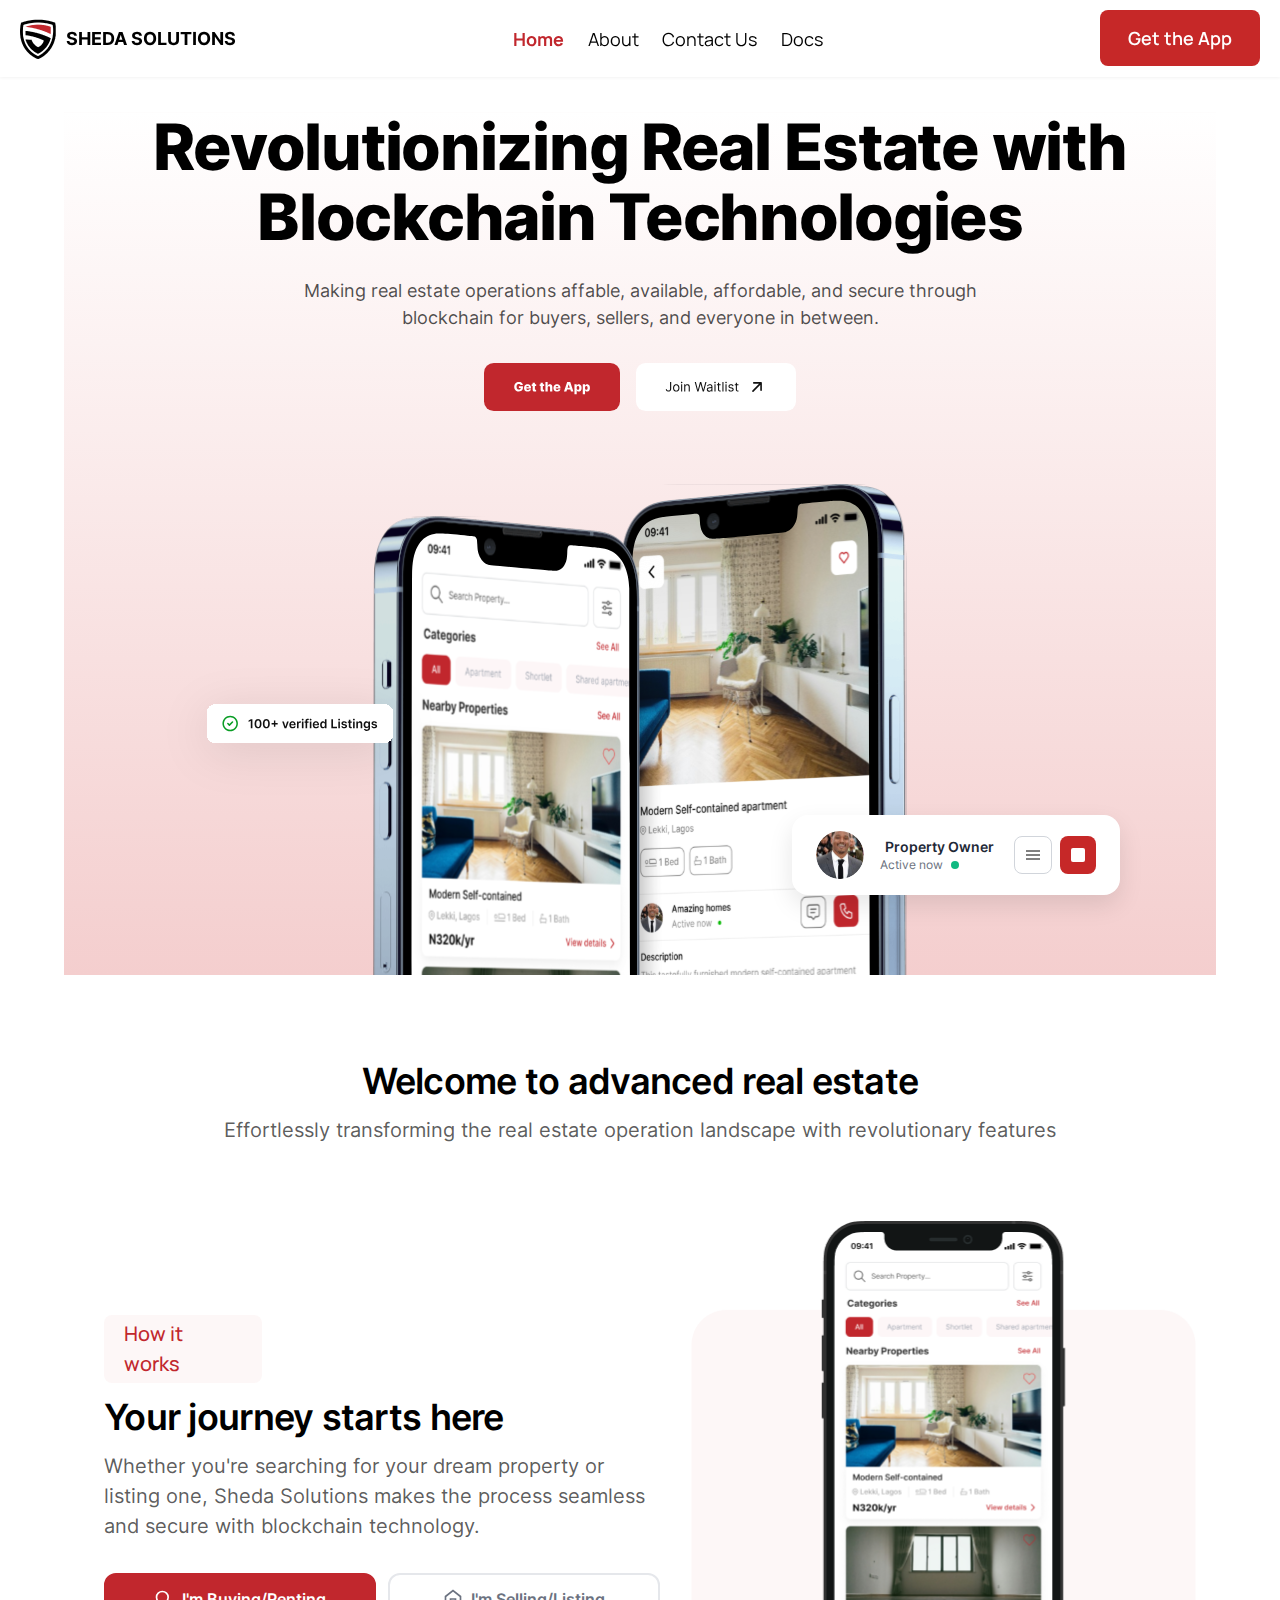
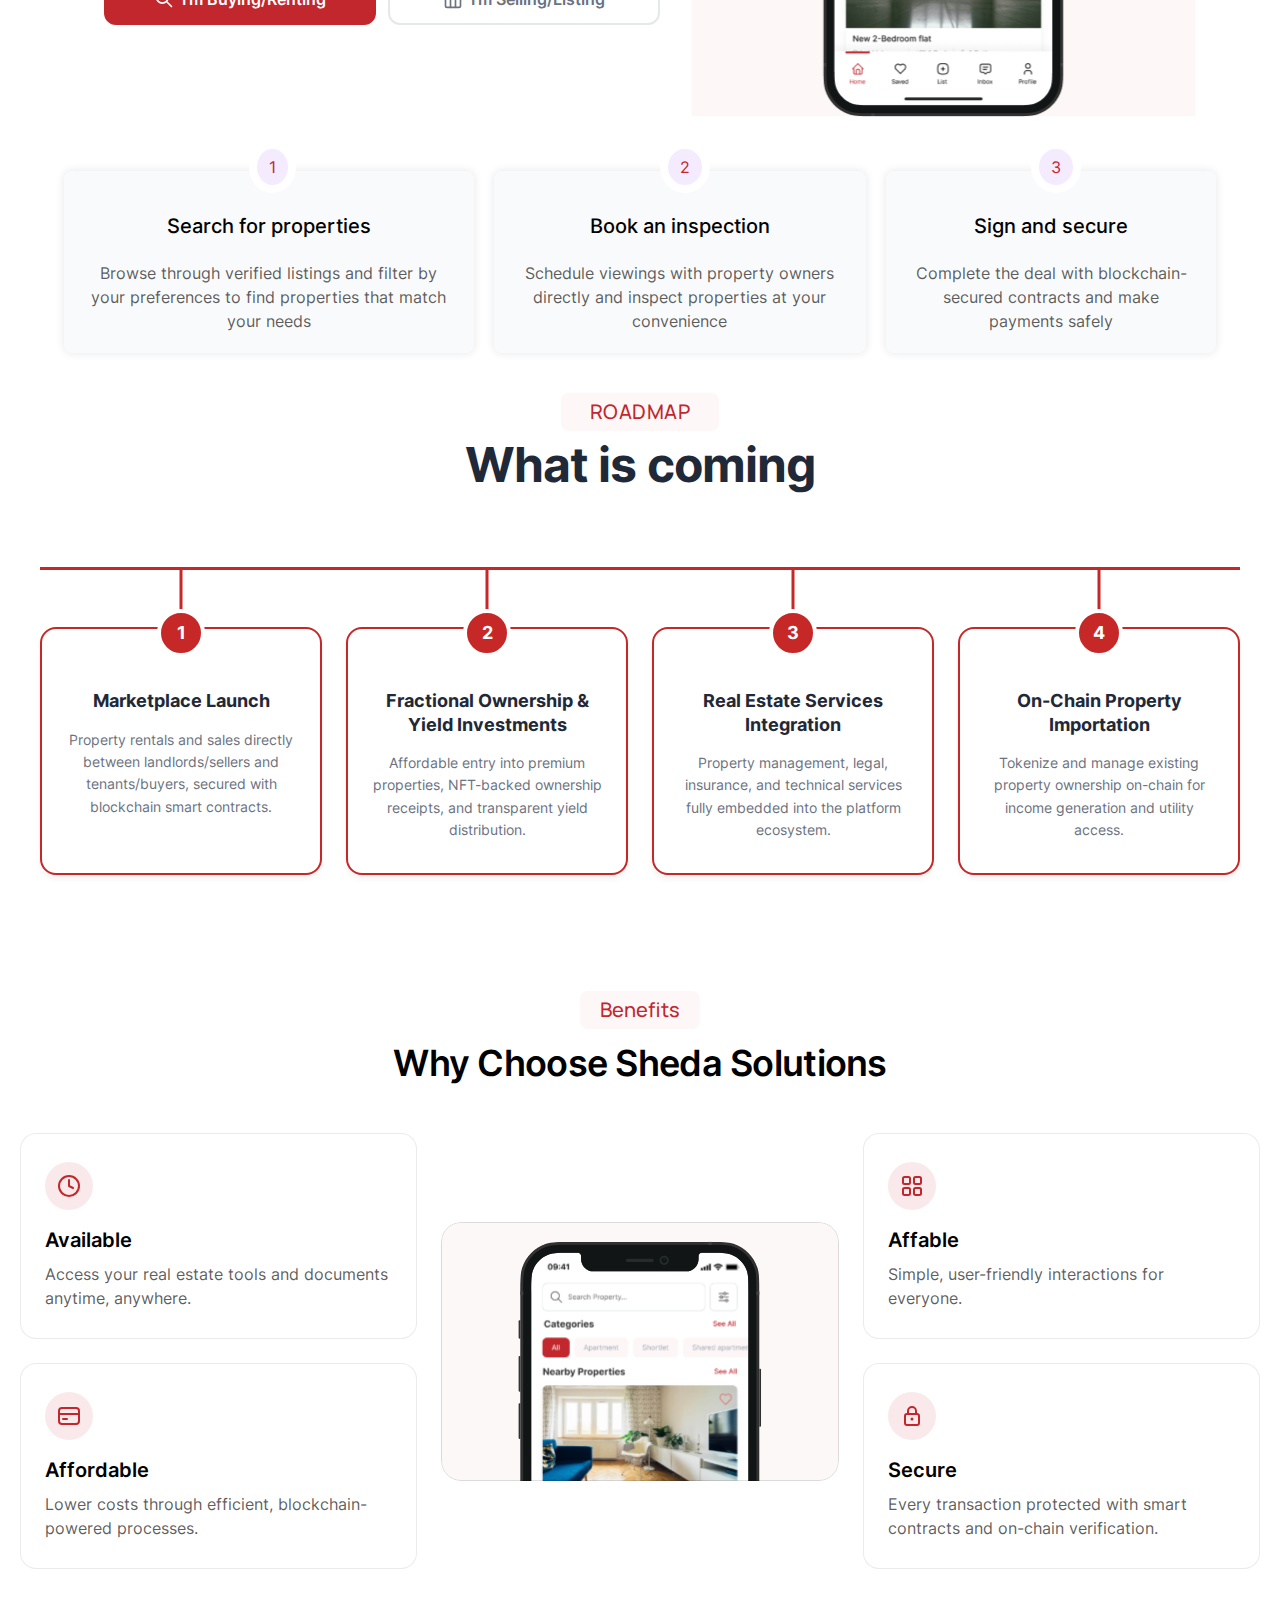
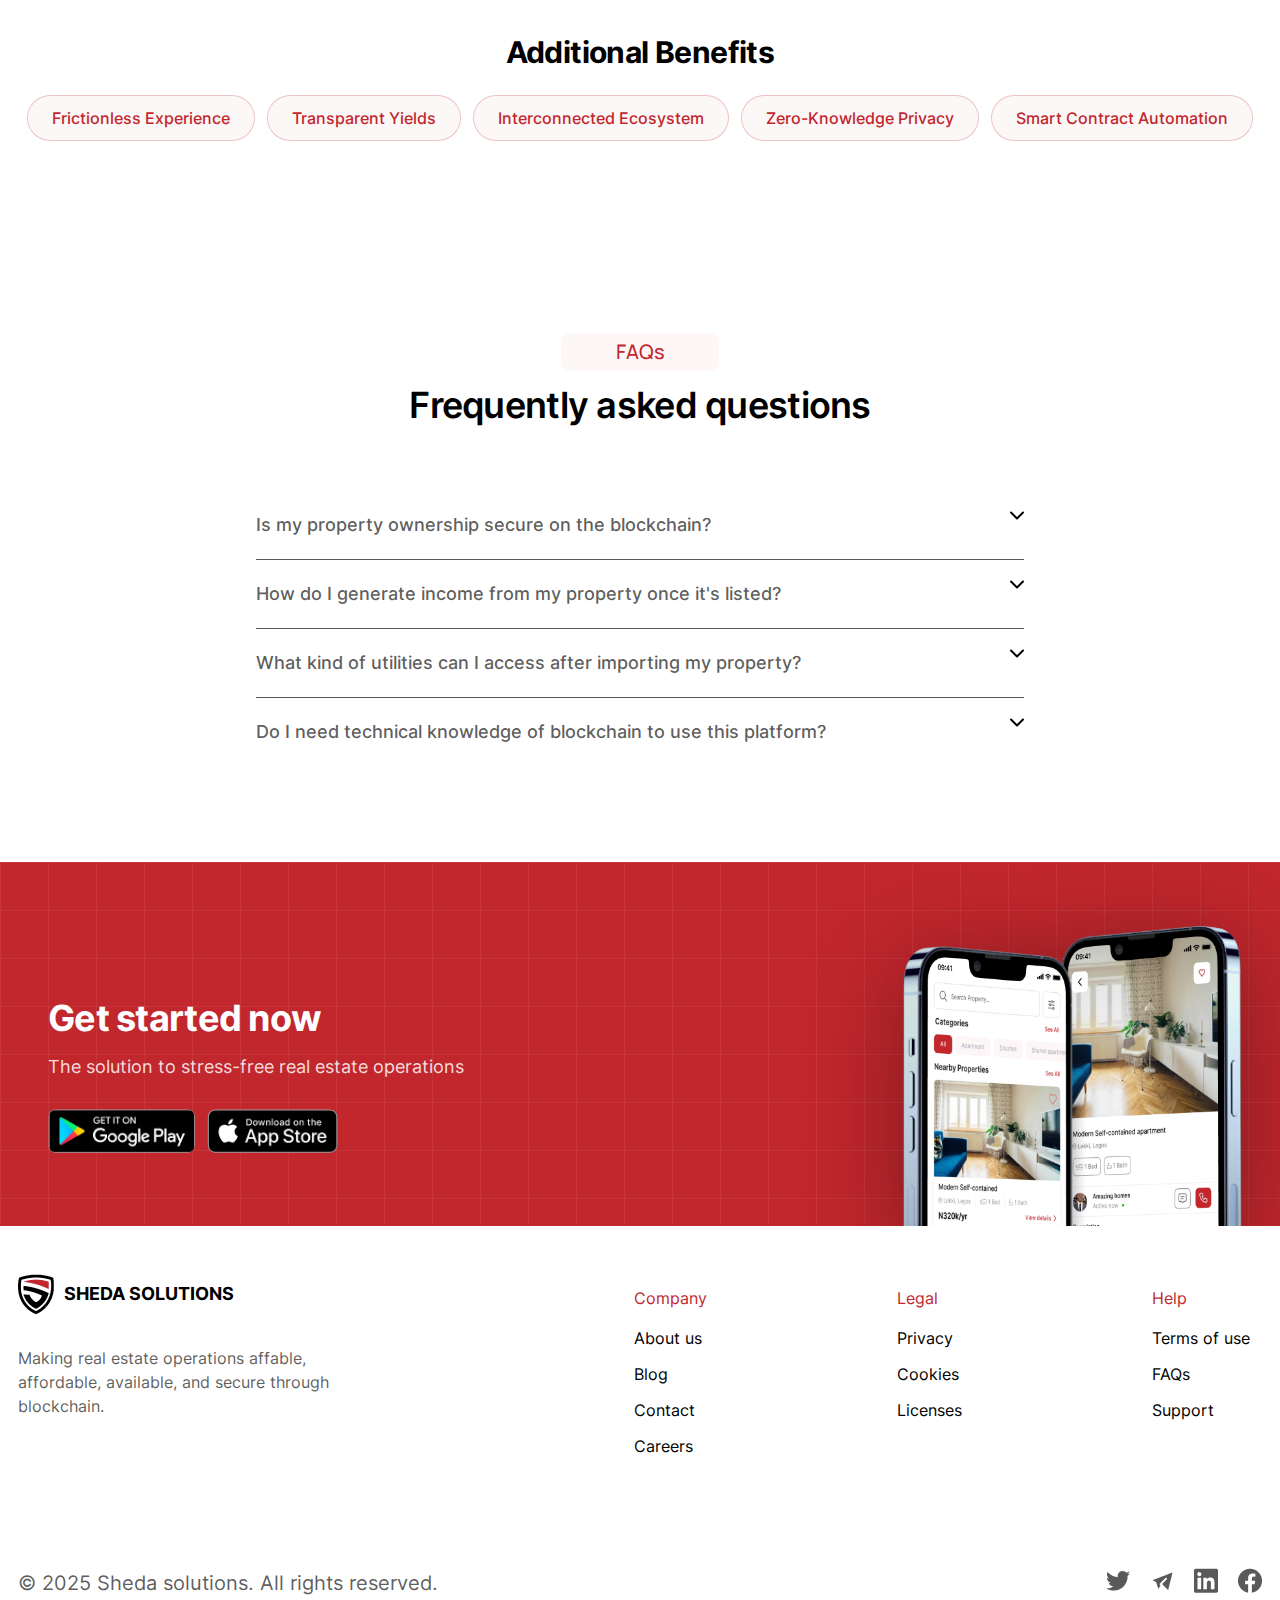
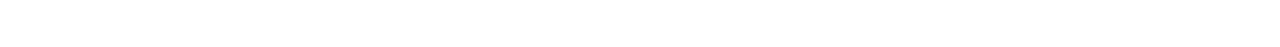
<file: index.html>
<!DOCTYPE html>
<html lang="en">

<head>
    <meta charset="UTF-8">
    <meta name="viewport" content="width=device-width, initial-scale=1.0">
    <meta name="description"
        content="Sheda Solutions - Revolutionizing real estate operations through blockchain technology.">
    <meta name="keywords" content="Sheda Solutions, real estate, blockchain, property management, smart contracts">
    <meta name="author" content="Sheda Solutions">
    <link rel="icon" href="/images/shedddddddddd-1.png" type="image/png">
    <link rel="apple-touch-icon" href="/images/shedddddddddd-1.png">
    <title>Sheda Solutions | real estate</title>
    <link rel="stylesheet" href="/css/commonstyle.css">
    <link rel="stylesheet" href="/css/main2.css">
    <link rel="stylesheet" href="/css/forms.css">
    <link rel="stylesheet" href="/css/tabs.css">
    <link rel="stylesheet" href="/css/roadmap.css">
    <link rel="stylesheet" href="/css/why-choose.css">
</head>

<body>

    <header>
        <nav>

            <div class="navWrapper">
                <div class="menuLogo">
                    <div class="logo">
                        <img src="/images/shedddddddddd-1.png" alt="Logo">
                        <span>SHEDA SOLUTIONS</span>
                    </div>

                    <img id="menu-toggle" src="/images/toggle-button.svg" alt="toggle button">

                </div>


                <!-- <div class="navItem"> -->
                <ul class="menu">
                    <li><a class="active" href="/index.html">Home</a></li>
                    <li><a href="/about.html">About</a></li>
                    <li><a href="/contact.html">Contact Us</a></li>
                    <li><a href="/#docs">Docs</a></li>
                </ul>
                <!-- </div> -->

                <div class="btn-wrapper nav-btn">
                    <a href="https://expo.dev/artifacts/eas/88CNrVsXt1xeoULq4Z8bnz.apk" class="btn">Get the App</a>
                </div>

            </div>

        </nav>

    </header>

    <main>

        <section class="how-it-works">
            <div class="hero">
                <!-- <div class="grid-background"></div> -->
                <div class="frame48095733">
                    <h1>Revolutionizing Real Estate with Blockchain Technologies</h1>
                    <p>Making real estate operations affable, available, affordable, and secure through blockchain for
                        buyers, sellers, and everyone in between.</p>
                    <div id="image-container">
                        <a href="https://expo.dev/artifacts/eas/88CNrVsXt1xeoULq4Z8bnz.apk" class="hero-btn">
                            <img src="/images/svg/get-app-button.svg" alt="Get the App">
                        </a>
                        <a href="https://t.me/+0freci5Se-pkMGVk" target="_blank" class="hero-btn">
                            <img src="/images/svg/join-waitlist-button.svg" alt="Join Waitlist">
                        </a>
                    </div>
                </div>

                <div class="heroImageContainer">
                    <!-- Verified Listings Badge - Desktop Only -->
                    <div class="verified-badge">
                        <img src="/images/svg/verified-listings-badge.svg" alt="100+ verified Listings">
                    </div>

                    <!-- Hero Phone Mockup -->
                    <img src="/images/svg/phone-mockups.svg" alt="Sheda Solutions Mobile App Interface"
                        class="hero-phone">

                    <!-- Property Owner Card - Desktop Only -->
                    <div class="property-owner-card">
                        <img src="/images/svg/property-owner.svg" alt="Property Owner" class="owner-avatar">
                        <div class="owner-info">
                            <p class="owner-name">Property Owner</p>
                            <div class="owner-status">
                                <span class="status-text">Active now</span>
                                <span class="status-dot"></span>
                            </div>
                        </div>
                        <div class="owner-actions">
                            <button class="action-btn action-menu">
                                <svg width="20" height="20" viewBox="0 0 20 20" fill="none"
                                    xmlns="http://www.w3.org/2000/svg">
                                    <path d="M3 6h14M3 10h14M3 14h14" stroke="currentColor" strokeWidth="2"
                                        strokeLinecap="round" />
                                </svg>
                            </button>
                            <button class="action-btn action-primary">
                                <svg width="20" height="20" viewBox="0 0 20 20" fill="none"
                                    xmlns="http://www.w3.org/2000/svg">
                                    <path d="M3 5a2 2 0 012-2h10a2 2 0 012 2v10a2 2 0 01-2 2H5a2 2 0 01-2-2V5z"
                                        fill="white" />
                                </svg>
                            </button>
                        </div>
                    </div>
                </div>

            </div>

            <section class="features-section">
                <div id="features-cont1">
                    <!-- <h3 id="headbadge">Features</h3> -->
                    <h2>Welcome to advanced real estate</h2>
                    <p>Effortlessly transforming the real estate operation landscape with revolutionary features </p>
                </div>
            </section>

            <div class="containerA">


                <div class="text-container">
                    <h3 id="headbadge">How it works</h3>
                    <h2>Your journey starts here</h2>
                    <p>Whether you're searching for your dream property or listing one, Sheda Solutions makes the
                        process seamless and secure with blockchain technology.</p>

                    <!-- Tab Navigation -->
                    <div class="tab-container">
                        <button class="tab-button active" data-tab="buyer-content">
                            <svg width="20" height="20" viewBox="0 0 24 24" fill="none"
                                xmlns="http://www.w3.org/2000/svg">
                                <path d="M21 21l-6-6m2-5a7 7 0 11-14 0 7 7 0 0114 0z" stroke="currentColor"
                                    stroke-width="2" stroke-linecap="round" />
                            </svg>
                            I'm Buying/Renting
                        </button>
                        <button class="tab-button" data-tab="seller-content">
                            <svg width="20" height="20" viewBox="0 0 24 24" fill="none"
                                xmlns="http://www.w3.org/2000/svg">
                                <path d="M3 9l9-7 9 7v11a2 2 0 01-2 2H5a2 2 0 01-2-2V9z" stroke="currentColor"
                                    stroke-width="2" stroke-linecap="round" />
                                <path d="M9 22V12h6v10" stroke="currentColor" stroke-width="2" stroke-linecap="round" />
                            </svg>
                            I'm Selling/Listing
                        </button>
                    </div>
                </div>
                <div class="image-container">
                    <img src="images/iphone12 with backg.png" alt="iphone 12">
                </div>
            </div>
            </div>

            <!-- Buyer Journey -->
            <div id="buyer-content" class="tab-content active">
                <div class="containerC">
                    <div id="container-card">
                        <div class="card-number">1</div>
                        <h3>Search for properties</h3>
                        <p>Browse through verified listings and filter by your preferences to find properties that match
                            your needs</p>
                    </div>
                    <div id="container-card">
                        <div class="card-number">2</div>
                        <h3>Book an inspection</h3>
                        <p>Schedule viewings with property owners directly and inspect properties at your convenience
                        </p>
                    </div>
                    <div id="container-card">
                        <div class="card-number">3</div>
                        <h3>Sign and secure</h3>
                        <p>Complete the deal with blockchain-secured contracts and make payments safely</p>
                    </div>
                </div>
            </div>

            <!-- Seller Journey -->
            <div id="seller-content" class="tab-content">
                <div class="containerC">
                    <div id="container-card">
                        <div class="card-number">1</div>
                        <h3>List your property</h3>
                        <p>Create detailed listings with photos, pricing, and property details to attract potential
                            buyers</p>
                    </div>
                    <div id="container-card">
                        <div class="card-number">2</div>
                        <h3>Connect with buyers</h3>
                        <p>Receive and review offers from verified buyers, schedule inspections, and negotiate terms</p>
                    </div>
                    <div id="container-card">
                        <div class="card-number">3</div>
                        <h3>Close the deal</h3>
                        <p>Sign contracts and receive payments securely through our blockchain-powered platform</p>
                    </div>
                </div>
            </div>

        </section>

        <!-- Roadmap Section -->
        <section id="roadmap" class="roadmap-section">
            <div class="roadmap-header">
                <h3 id="headbadge">Roadmap</h3>
                <h2>What is coming</h2>
            </div>

            <div class="roadmap-timeline">
                <!-- Timeline Line -->
                <div class="timeline-line"></div>

                <!-- Milestone Cards -->
                <div class="roadmap-cards">
                    <!-- Card 1 -->
                    <div class="roadmap-card">
                        <div class="timeline-connector"></div>
                        <div class="milestone-badge">1</div>
                        <h3>Marketplace Launch</h3>
                        <p>Property rentals and sales directly between landlords/sellers and tenants/buyers, secured
                            with blockchain smart contracts.</p>
                    </div>

                    <!-- Card 2 -->
                    <div class="roadmap-card">
                        <div class="timeline-connector"></div>
                        <div class="milestone-badge">2</div>
                        <h3>Fractional Ownership & Yield Investments</h3>
                        <p>Affordable entry into premium properties, NFT-backed ownership receipts, and transparent
                            yield distribution.</p>
                    </div>

                    <!-- Card 3 -->
                    <div class="roadmap-card">
                        <div class="timeline-connector"></div>
                        <div class="milestone-badge">3</div>
                        <h3>Real Estate Services Integration</h3>
                        <p>Property management, legal, insurance, and technical services fully embedded into the
                            platform ecosystem.</p>
                    </div>

                    <!-- Card 4 -->
                    <div class="roadmap-card">
                        <div class="timeline-connector"></div>
                        <div class="milestone-badge">4</div>
                        <h3>On-Chain Property Importation</h3>
                        <p>Tokenize and manage existing property ownership on-chain for income generation and utility
                            access.</p>
                    </div>
                </div>
            </div>
        </section>

        <!-- Why Choose Sheda Solutions Section -->
        <section class="why-choose-section">
            <span class="section-badge">Benefits</span>
            <h2 class="section-title">Why Choose Sheda Solutions</h2>

            <div class="benefits-grid">
                <!-- Left Column -->
                <div class="benefits-col-left">
                    <!-- Available Card -->
                    <div class="benefit-card">
                        <div class="benefit-icon">
                            <svg width="24" height="24" viewBox="0 0 24 24" fill="none"
                                xmlns="http://www.w3.org/2000/svg">
                                <path d="M12 22C6.477 22 2 17.523 2 12S6.477 2 12 2s10 4.477 10 10-4.477 10-10 10z"
                                    stroke="#C1272D" stroke-width="2" stroke-linecap="round" />
                                <path d="M12 6v6l4 2" stroke="#C1272D" stroke-width="2" stroke-linecap="round"
                                    stroke-linejoin="round" />
                            </svg>
                        </div>
                        <h3 class="benefit-title">Available</h3>
                        <p class="benefit-desc">Access your real estate tools and documents anytime, anywhere.</p>
                    </div>

                    <!-- Affordable Card -->
                    <div class="benefit-card">
                        <div class="benefit-icon">
                            <svg width="24" height="24" viewBox="0 0 24 24" fill="none"
                                xmlns="http://www.w3.org/2000/svg">
                                <rect x="2" y="4" width="20" height="16" rx="3" stroke="#C1272D" stroke-width="2" />
                                <path d="M2 10h20" stroke="#C1272D" stroke-width="2" />
                                <path d="M6 15h4" stroke="#C1272D" stroke-width="2" stroke-linecap="round" />
                            </svg>
                        </div>
                        <h3 class="benefit-title">Affordable</h3>
                        <p class="benefit-desc">Lower costs through efficient, blockchain-powered processes.</p>
                    </div>
                </div>

                <!-- Center Mockup -->
                <div class="benefits-center">
                    <img src="/images/svg/why-choose.svg" alt="Sheda Solutions App Mockup">
                </div>

                <!-- Right Column -->
                <div class="benefits-col-right">
                    <!-- Affable Card -->
                    <div class="benefit-card">
                        <div class="benefit-icon">
                            <svg width="24" height="24" viewBox="0 0 24 24" fill="none"
                                xmlns="http://www.w3.org/2000/svg">
                                <rect x="3" y="3" width="7" height="7" rx="1.5" stroke="#C1272D" stroke-width="2" />
                                <rect x="14" y="3" width="7" height="7" rx="1.5" stroke="#C1272D" stroke-width="2" />
                                <rect x="3" y="14" width="7" height="7" rx="1.5" stroke="#C1272D" stroke-width="2" />
                                <rect x="14" y="14" width="7" height="7" rx="1.5" stroke="#C1272D" stroke-width="2" />
                            </svg>
                        </div>
                        <h3 class="benefit-title">Affable</h3>
                        <p class="benefit-desc">Simple, user-friendly interactions for everyone.</p>
                    </div>

                    <!-- Secure Card -->
                    <div class="benefit-card">
                        <div class="benefit-icon">
                            <svg width="24" height="24" viewBox="0 0 24 24" fill="none"
                                xmlns="http://www.w3.org/2000/svg">
                                <rect x="5" y="10" width="14" height="11" rx="2" stroke="#C1272D" stroke-width="2" />
                                <path d="M8 10V7a4 4 0 1 1 8 0v3" stroke="#C1272D" stroke-width="2"
                                    stroke-linecap="round" />
                                <circle cx="12" cy="15" r="1.5" fill="#C1272D" />
                            </svg>
                        </div>
                        <h3 class="benefit-title">Secure</h3>
                        <p class="benefit-desc">Every transaction protected with smart contracts and on-chain
                            verification.</p>
                    </div>
                </div>
            </div>

            <!-- Additional Benefits -->
            <div class="additional-benefits">
                <h2 class="additional-title">Additional Benefits</h2>
                <div class="benefits-tags">
                    <span class="benefit-tag">Frictionless Experience</span>
                    <span class="benefit-tag">Transparent Yields</span>
                    <span class="benefit-tag">Interconnected Ecosystem</span>
                    <span class="benefit-tag">Zero-Knowledge Privacy</span>
                    <span class="benefit-tag">Smart Contract Automation</span>
                </div>
            </div>
        </section>



        <section class="faq">
            <div class="first-part">
                <p id="headbadge">FAQs</p>
                <h2>Frequently asked questions</h2>
            </div>
            <div class="second-part">
                <div class="questions">
                    <div class="question">
                        <div>
                            <p>Is my property ownership secure on the blockchain?</p>
                            <p class="answer">Absolutely. Your property ownership is recorded on the NEAR blockchain
                                through smart contracts, which means it is immutable, transparent, and fully verifiable.
                                Every ownership record, transaction, and agreement is cryptographically secured and
                                cannot be altered or tampered with by any party. Additionally, NFT-backed ownership
                                receipts provide a tamper-proof digital proof of your property rights that you can
                                verify at any time.</p>
                        </div>
                        <img class="toggle-answer" src="/images/arrow-down.svg" alt="toggle answer">
                    </div>

                    <div class="question">
                        <div>
                            <p>How do I generate income from my property once it's listed?</p>
                            <p class="answer">Once your property is listed on Sheda Solutions, you can earn income in
                                multiple ways. You can rent it out directly to verified tenants through
                                blockchain-secured lease agreements, or sell it to buyers with smart contract-enforced
                                payments. With upcoming fractional ownership features, you'll also be able to tokenize
                                your property and offer fractional shares to investors, earning transparent yield
                                distributions automatically through the platform — all without intermediaries.</p>
                        </div>
                        <img class="toggle-answer" src="/images/arrow-down.svg" alt="toggle answer">
                    </div>

                    <div class="question">
                        <div>
                            <p>What kind of utilities can I access after importing my property?</p>
                            <p class="answer">After importing your property on-chain, you unlock a full ecosystem of
                                real estate services. This includes property management tools, legal and insurance
                                services, technical maintenance coordination, and the ability to generate income through
                                rentals or fractional ownership. Your on-chain property also serves as a verifiable
                                asset that can be used across the Sheda ecosystem for various financial and utility
                                services as the platform grows.</p>
                        </div>
                        <img class="toggle-answer" src="/images/arrow-down.svg" alt="toggle answer">
                    </div>

                    <div class="question">
                        <div>
                            <p>Do I need technical knowledge of blockchain to use this platform?</p>
                            <p class="answer">Not at all. The platform handles chain abstraction, signatures, and
                                blockchain complexity in the background. You interact with Sheda Solutions just like any
                                modern app — browsing properties, making payments, and signing agreements — while the
                                blockchain works quietly behind the scenes to secure your transactions, verify
                                ownership, and execute smart contracts automatically.</p>
                        </div>
                        <img class="toggle-answer" src="/images/arrow-down.svg" alt="toggle answer">
                    </div>
                </div>
            </div>
        </section>

        <section class="cta-banner" id="download-section">
            <div class="cta-banner-inner">
                <div class="cta-banner-text">
                    <h2>Get started now</h2>
                    <p>The solution to stress-free real estate operations</p>
                    <div class="cta-store-badges">
                        <a href="https://expo.dev/artifacts/eas/88CNrVsXt1xeoULq4Z8bnz.apk"><img
                                src="/images/Google Play Badge US.png" alt="Get it on Google Play"></a>
                        <div class="btn-wrapper">
                            <a href="#" class="ios-download-btn"><img src="/images/App Store Badge US Black.png"
                                    alt="Download on the App Store"></a>
                            <div id="iosComingSoon" class="popup-tooltip">Coming soon</div>
                        </div>
                    </div>
                </div>
                <div class="cta-banner-phones">
                    <img class="phone-back" src="/images/iPhone 13 Pro.png" alt="Sheda Solutions app">
                    <!-- <img class="phone-front" src="/images/iphone12 with backg.png" alt="Sheda Solutions app"> -->
                </div>
            </div>
        </section>
    </main>

    <footer>
        <div class="about-links">
            <div class="logo-info">
                <div class="logo">
                    <img src="/images/shedddddddddd-1.png" alt="Logo">
                    <span>SHEDA SOLUTIONS</span>
                </div>

                <div class="info">
                    <p>Making real estate operations affable, affordable, available, and secure through blockchain.</p>
                </div>
            </div>
            <div class="links">
                <ul>
                    <li>Company</li>
                    <li><a href="/about.html">About us</a></li>
                    <li>Blog</li>
                    <li><a href="/contact.html">Contact</a></li>
                    <li>Careers</li>
                </ul>
                <ul>
                    <li>Legal</li>
                    <li>Privacy</li>
                    <li>Cookies</li>
                    <li>Licenses</li>
                </ul>
                <ul>
                    <li>Help</li>
                    <li>Terms of use</li>
                    <li>FAQs</li>
                    <li>Support</li>
                </ul>
            </div>
        </div>
        <div class="foot-text">
            <p>&copy; 2025 Sheda solutions. All rights reserved.</p>
            <div class="social">
                <a href="https://x.com/Shedasolutions?t=GwvhBBy10djOIGnr7N8xoQ&s=09" target="_blank"><img
                        src="/images/twitter.png" alt="X logo"></a>
                <a href="https://t.me/shedasolutions" target="_blank"><img src="/images/telegram.png"
                        alt="telegram"></a>
                <a href="https://www.linkedin.com/company/sinas-sheda-solutions/" target="_blank"><img
                        src="/images/linkedin.png" alt="linkedIn"></a>
                <a href="https://www.instagram.com/shedasolutions?igsh=MW8xY2gweWdkMDNsMw==" target="_blank"><img
                        src="/images/facebook.png" alt="facebook"></a>
            </div>
    </footer>

    <script src="js/main.js"></script>
    <script src="js/formSubmisson.js"></script>

</body>

</html>
</file>
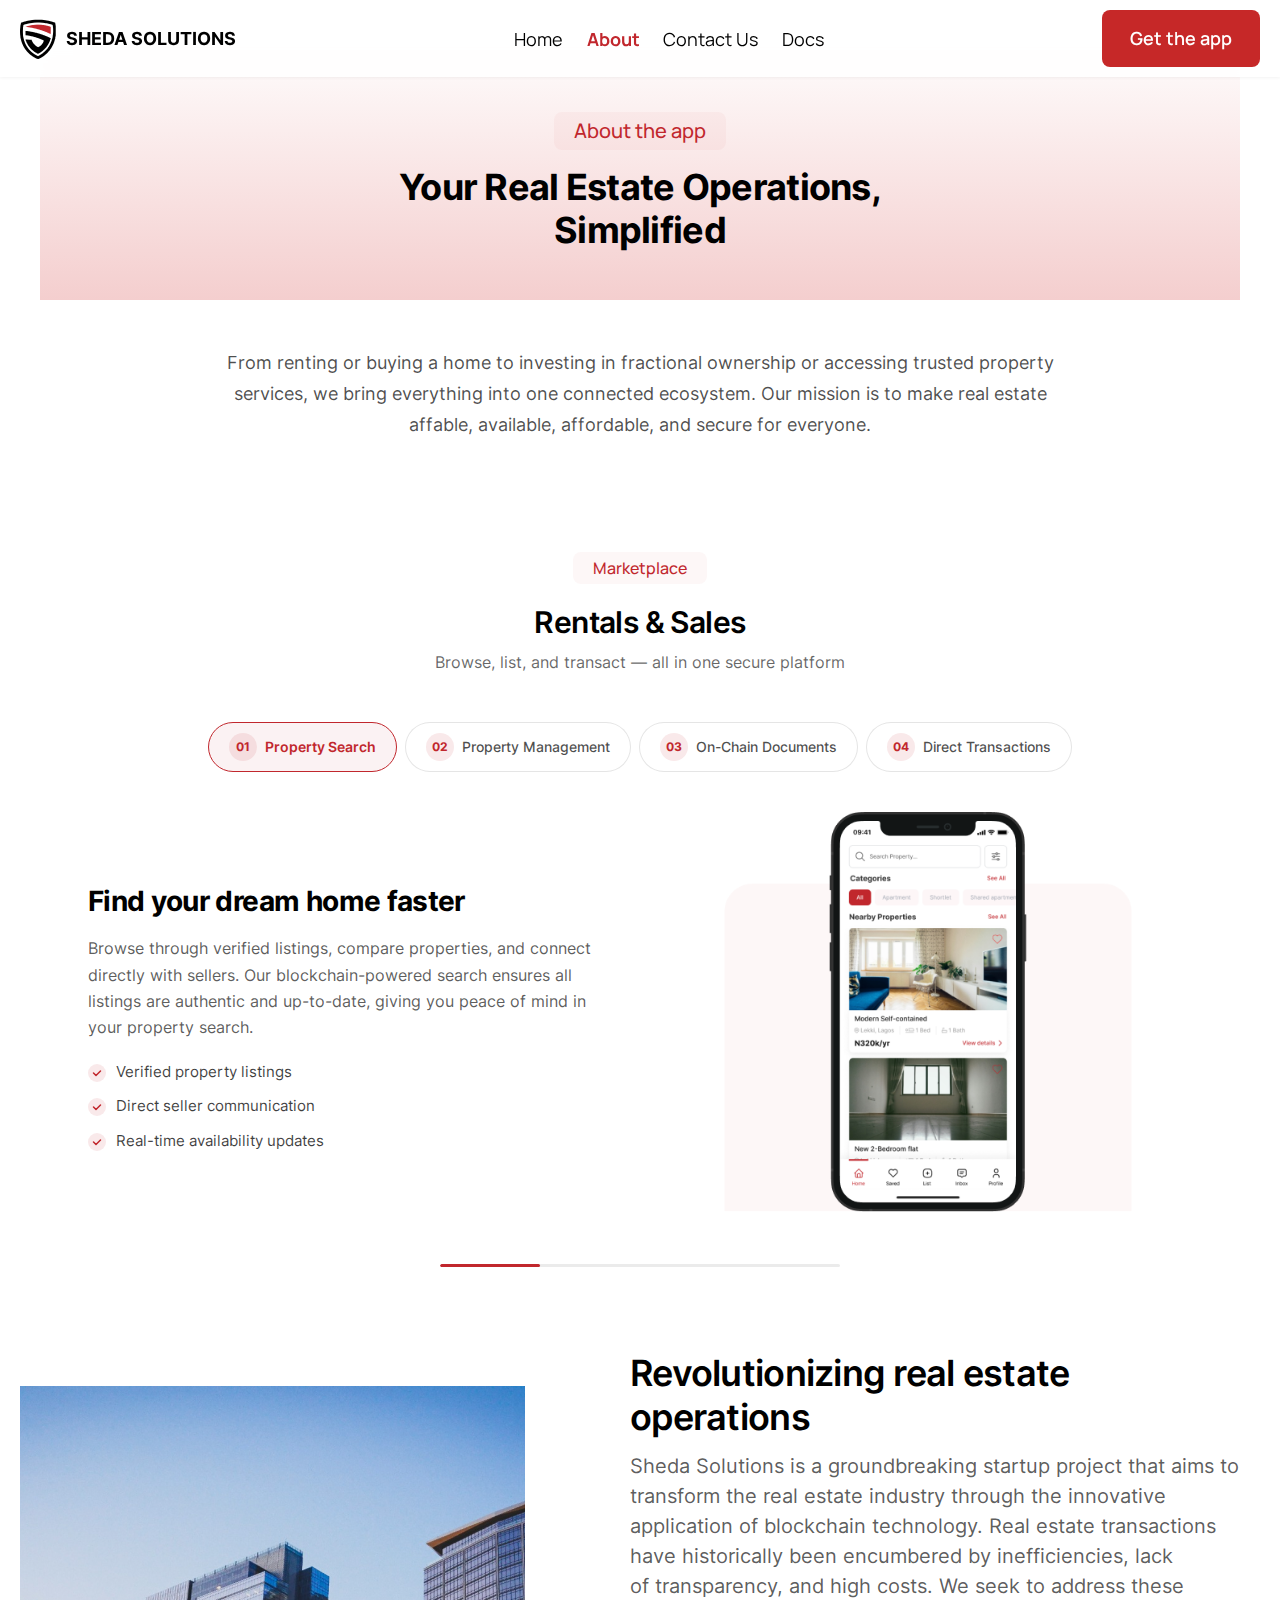
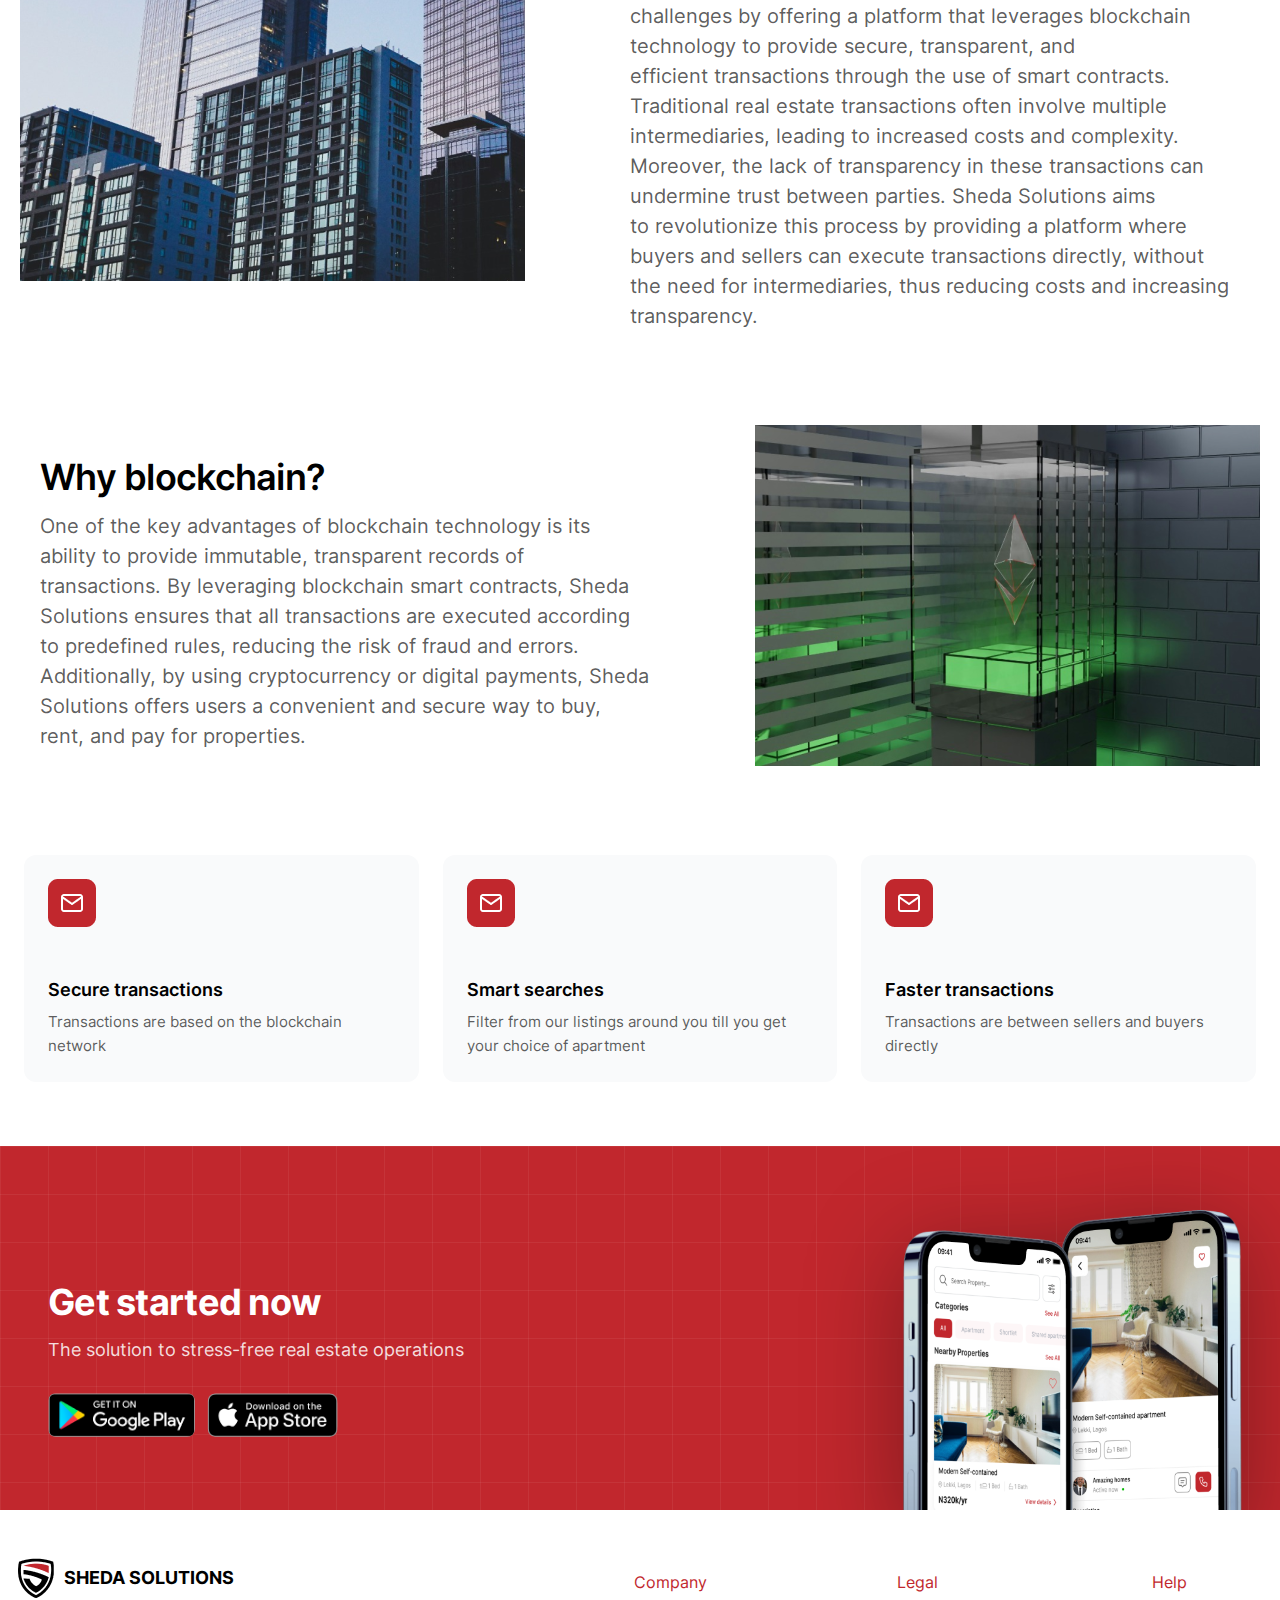
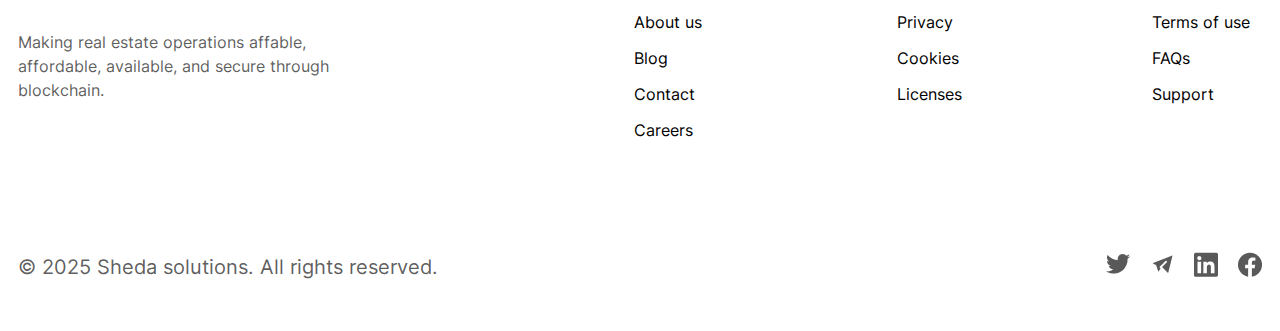
<file: about.html>
<!DOCTYPE html>
<html lang="en">

<head>
    <meta charset="UTF-8">
    <meta name="viewport" content="width=device-width, initial-scale=1.0">
    <meta name="description"
        content="Sheda Solutions is a groundbreaking startup project that aims to transform the real estate industry through the innovative application of blockchain technology.">
    <meta name="keywords"
        content="Sheda Solutions, real estate, blockchain, technology, smart contracts, secure transactions, transparent transactions">
    <meta name="author" content="Sheda Solutions">
    <title>About the App | Sheda Solutions</title>
    <link rel="stylesheet" href="css/about.css">
    <link rel="stylesheet" href="css/commonstyle.css">
    <link rel="stylesheet" href="css/main2.css">
    <link rel="icon" type="image/png" href="/images/shedddddddddd-1.png">

</head>

<body>
    <header>
        <nav>

            <div class="navWrapper">
                <div class="menuLogo">
                    <div class="logo">
                        <img src="/images/shedddddddddd-1.png" alt="Logo">
                        <span>SHEDA SOLUTIONS</span>
                    </div>

                    <img id="menu-toggle" src="/images/toggle-button.svg" alt="toggle button">

                </div>


                <!-- <div class="navItem"> -->
                <ul class="menu">
                    <li><a href="/index.html">Home</a></li>
                    <li><a class="active" href="/about.html">About</a></li>
                    <li><a href="/contact.html">Contact Us</a></li>
                    <li><a href="#brochure">Docs</a></li>
                </ul>
                <!-- </div> -->

                <a href="/index.html" class="btn">Get the app</a>

            </div>

        </nav>
    </header>
    <main>
        <section class="hero">
            <div class="hero-content">
                <p id="headbadge">About the app</p>
                <h1>Your Real Estate Operations, Simplified</h1>
            </div>
        </section>

        <section class="intro">
            <p class="intro-text">From renting or buying a home to investing in fractional ownership or accessing
                trusted property
                services, we bring everything into one connected ecosystem. Our mission is to make real estate
                affable, available, affordable, and secure for everyone.</p>
        </section>

        <section class="features-section">
            <div class="features-header">
                <span class="features-badge">Marketplace</span>
                <h2>Rentals &amp; Sales</h2>
                <p>Browse, list, and transact — all in one secure platform</p>
            </div>

            <!-- Slider Tabs -->
            <div class="slider-tabs">
                <button class="slider-tab active" data-slide="0">
                    <span class="tab-num">01</span>
                    <span class="tab-label">Property Search</span>
                </button>
                <button class="slider-tab" data-slide="1">
                    <span class="tab-num">02</span>
                    <span class="tab-label">Property Management</span>
                </button>
                <button class="slider-tab" data-slide="2">
                    <span class="tab-num">03</span>
                    <span class="tab-label">On-Chain Documents</span>
                </button>
                <button class="slider-tab" data-slide="3">
                    <span class="tab-num">04</span>
                    <span class="tab-label">Direct Transactions</span>
                </button>
            </div>

            <!-- Slider Track -->
            <div class="slider-viewport">
                <div class="slider-track">

                    <!-- Slide 1 -->
                    <div class="slider-slide active">
                        <div class="slide-text">
                            <h2>Find your dream home faster</h2>
                            <p>Browse through verified listings, compare properties, and connect directly with sellers.
                                Our
                                blockchain-powered search ensures all listings are authentic and up-to-date, giving you
                                peace of
                                mind in your property search.</p>
                            <ul>
                                <li>Verified property listings</li>
                                <li>Direct seller communication</li>
                                <li>Real-time availability updates</li>
                            </ul>
                        </div>
                        <div class="slide-image">
                            <img src="images/iphone12 with backg.png" alt="property search interface">
                        </div>
                    </div>

                    <!-- Slide 2 -->
                    <div class="slider-slide">
                        <div class="slide-text">
                            <h2>Manage your properties with ease</h2>
                            <p>Simplify your landlord experience with our blockchain-powered platform. Monitor rental
                                income,
                                manage tenant interactions, and connect with verified tenants, property managers, and
                                maintenance
                                services — all in one secure platform.</p>
                        </div>
                        <div class="slide-image">
                            <img src="images/property-management.png" alt="property management interface">
                        </div>
                    </div>

                    <!-- Slide 3 -->
                    <div class="slider-slide">
                        <div class="slide-image">
                            <img src="images/property Agreement.png" alt="property agreement interface">
                        </div>
                        <div class="slide-text">
                            <h2>Little to no paper redundancy</h2>
                            <p>Not much paperwork needed. Sign contracts and documents all on chain, making signed
                                documents
                                accessible anytime, anywhere.</p>
                            <ul>
                                <li>Improved accessibility</li>
                                <li>Permanent record keeping</li>
                                <li>Simplified compliance</li>
                            </ul>
                        </div>
                    </div>

                    <!-- Slide 4 -->
                    <div class="slider-slide">
                        <div class="slide-text">
                            <h2>Direct buyer to seller transactions</h2>
                            <p>No intermediaries! Transact directly with a seller/potential buyer easily, thereby
                                speeding up
                                transactions process, and quicker negotiations.</p>
                            <ul>
                                <li>Personalized and efficient transactions</li>
                                <li>Transparency and immutability</li>
                                <li>Transact faster</li>
                            </ul>
                        </div>
                        <div class="slide-image">
                            <img src="images/Release payment.png" alt="release payment interface">
                        </div>
                    </div>

                </div>
            </div>

            <!-- Progress Bar -->
            <div class="slider-progress">
                <div class="slider-progress-bar"></div>
            </div>
        </section>


        <section class="about">
            <div class="containerA">
                <div class="image-container">
                    <img src="images/Building1.png" alt="buildings">
                </div>

                <div class="text-container">
                    <h2>Revolutionizing real estate operations</h2>
                    <p>Sheda Solutions is a groundbreaking startup project that aims to transform the real
                        estate industry through the innovative application of blockchain technology. Real
                        estate transactions have historically been encumbered by inefficiencies, lack of transparency,
                        and high costs. We seek to address these challenges by offering a platform that leverages
                        blockchain technology to provide secure, transparent, and efficient transactions through the use
                        of smart contracts.</p>
                    <p>Traditional real estate transactions often involve multiple intermediaries, leading to increased
                        costs and complexity. Moreover, the lack of transparency in these transactions can undermine
                        trust between parties. Sheda Solutions aims to revolutionize this process by providing a
                        platform where buyers and sellers can execute transactions directly, without the need for
                        intermediaries, thus reducing costs and increasing transparency.</p>
                </div>
            </div>
            <div class="containerA">
                <div class="text-container">
                    <h2>Why blockchain?</h2>
                    <p>One of the key advantages of blockchain technology is its ability to provide immutable,
                        transparent records of transactions. By leveraging blockchain smart contracts, Sheda Solutions
                        ensures that all transactions are executed according to predefined rules, reducing the risk of
                        fraud and errors. Additionally, by using cryptocurrency or digital payments, Sheda Solutions
                        offers users a convenient and secure way to buy, rent, and pay for properties.</p>
                </div>

                <div class="image-container">
                    <img src="images/Blockchain.png" alt="blockchain">
                </div>
            </div>
        </section>

        <section class="feature">
            <div class="card-container">
                <div class="card">
                    <div class="icon">
                        <img src="/images/Featured icon.png" alt="inbox icon">
                    </div>
                    <h3>Secure transactions</h3>
                    <p>Transactions are based on the blockchain network</p>
                </div>
                <div class="card">
                    <div class="icon">
                        <img src="/images/Featured icon.png" alt="inbox icon">
                    </div>
                    <h3>Smart searches</h3>
                    <p>Filter from our listings around you till you get your choice of apartment</p>
                </div>
                <div class="card">
                    <div class="icon">
                        <img src="/images/Featured icon.png" alt="inbox icon">
                    </div>
                    <h3>Faster transactions</h3>
                    <p>Transactions are between sellers and buyers directly</p>
                </div>
            </div>
        </section>
        <section class="cta-banner">
            <div class="cta-banner-inner">
                <div class="cta-banner-text">
                    <h2>Get started now</h2>
                    <p>The solution to stress-free real estate operations</p>
                    <div class="cta-store-badges">
                        <a href="/index.html"><img src="/images/Google Play Badge US.png"
                                alt="Get it on Google Play"></a>
                        <a href="/index.html"><img src="/images/App Store Badge US Black.png"
                                alt="Download on the App Store"></a>
                    </div>
                </div>
                <div class="cta-banner-phones">
                    <img class="phone-back" src="/images/iPhone 13 Pro.png" alt="Sheda Solutions app">
                    <!-- <img class="phone-front" src="/images/iphone12 with backg.png" alt="Sheda Solutions app"> -->
                </div>
            </div>
            <!-- <a id="brochure" href="https://sheda-solutions.gitbook.io/sheda-solutions" target="_blank">
                <h4>Our brochure</h4>
                <img src="/images/pdf-icon.svg" alt="pdf icon">
            </a> -->
        </section>
    </main>

    <footer>
        <div class="about-links">
            <div class="logo-info">
                <div class="logo">
                    <img src="/images/shedddddddddd-1.png" alt="Logo">
                    <span>SHEDA SOLUTIONS</span>
                </div>

                <div class="info">
                    <p>Making real estate operations affable, affordable, available, and secure through blockchain.</p>
                </div>
            </div>
            <div class="links">
                <ul>
                    <li>Company</li>
                    <li><a href="/about.html">About us</a></li>
                    <li>Blog</li>
                    <li><a href="/contact.html">Contact</a></li>
                    <li>Careers</li>
                </ul>
                <ul>
                    <li>Legal</li>
                    <li>Privacy</li>
                    <li>Cookies</li>
                    <li>Licenses</li>
                </ul>
                <ul>
                    <li>Help</li>
                    <li>Terms of use</li>
                    <li>FAQs</li>
                    <li>Support</li>
                </ul>
            </div>
        </div>
        <div class="foot-text">
            <p>&copy; 2025 Sheda solutions. All rights reserved.</p>
            <div class="social">
                <a href="https://x.com/Shedasolutions?t=GwvhBBy10djOIGnr7N8xoQ&s=09" target="_blank"><img
                        src="/images/twitter.png" alt="X logo"></a>
                <a href="https://t.me/shedasolutions" target="_blank"><img src="/images/telegram.png"
                        alt="telegram"></a>
                <a href="https://www.linkedin.com/company/sinas-sheda-solutions/" target="_blank"><img
                        src="/images/linkedin.png" alt="linkedIn"></a>
                <a href="https://www.instagram.com/shedasolutions?igsh=MW8xY2gweWdkMDNsMw==" target="_blank"><img
                        src="/images/facebook.png" alt="facebook"></a>
            </div>
    </footer>
</body>
<script src="js/main.js"></script>
<script src="js/slider.js"></script>

</html>
</file>
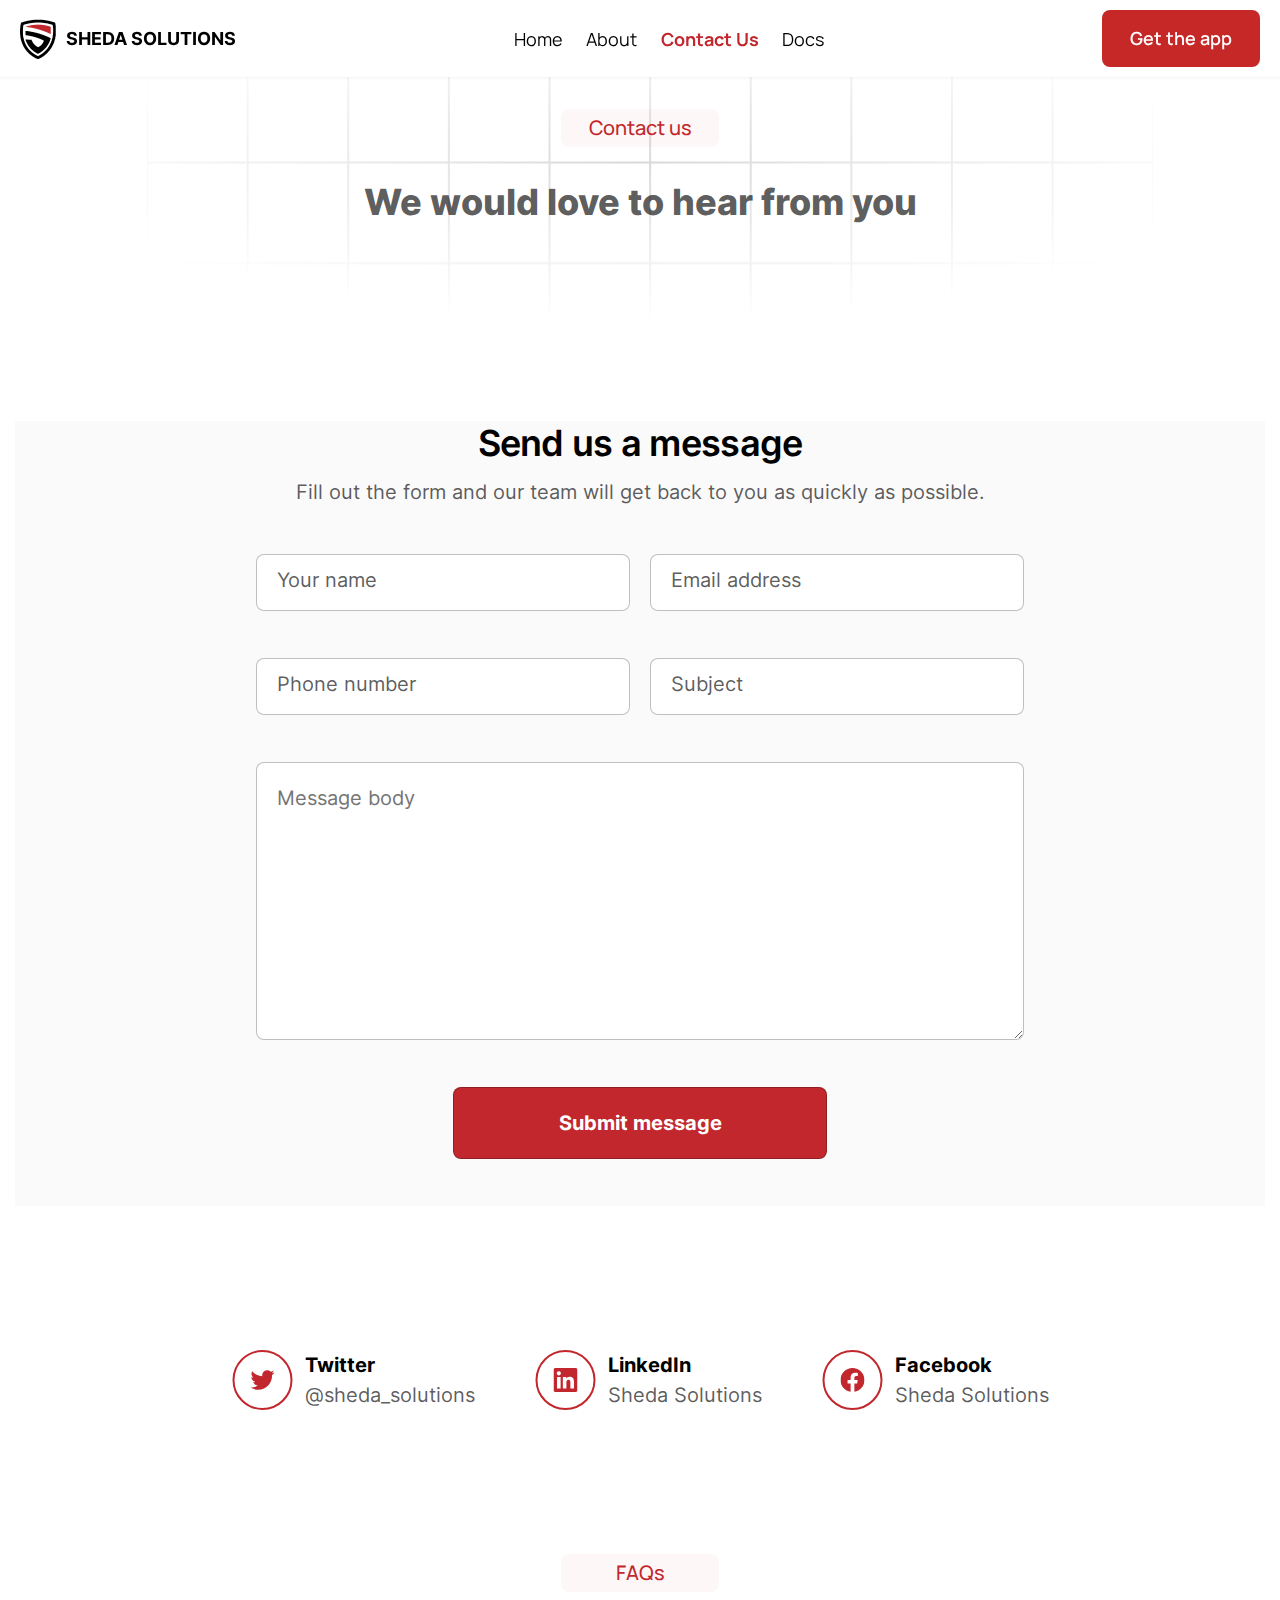
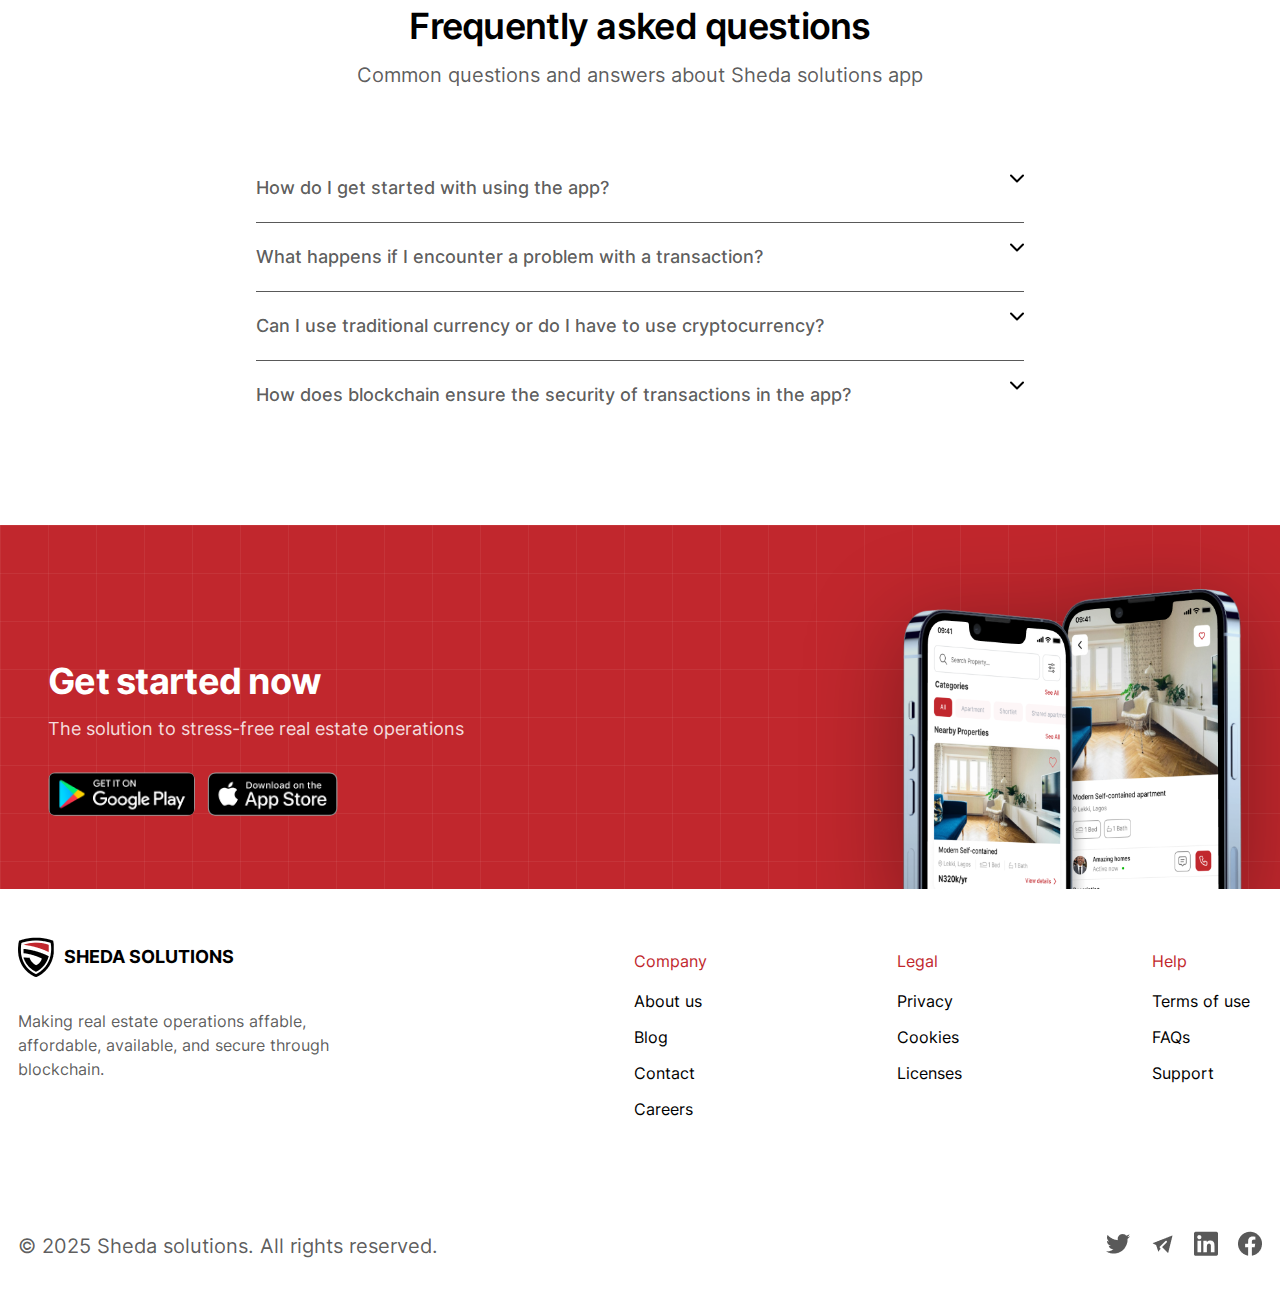
<file: contact.html>
<!DOCTYPE html>
<html lang="en">

<head>
    <meta charset="UTF-8">
    <meta name="viewport" content="width=device-width, initial-scale=1.0">
    <meta name="description" content="contact us for blockchain-based real estate solutions">
    <meta name="keywords" content="Sheda Solutions, contact, blockchain, real estate, technology">
    <meta name="author" content="Sheda Solutions">
    <meta name="theme-color" content="#ffffff">
    <link rel="icon" href="/images/shedddddddddd-1.png" type="image/png">
    <link rel="apple-touch-icon" href="/images/shedddddddddd-1.png">
    <title>Contact Us | sheda solutions</title>
    <link rel="stylesheet" href="css/commonstyle.css">
    <link rel="stylesheet" href="css/contact.css">
</head>

<body>
    <header>
        <nav>

            <div class="navWrapper">
                <div class="menuLogo">
                    <div class="logo">
                        <img src="/images/shedddddddddd-1.png" alt="Logo">
                        <span>SHEDA SOLUTIONS</span>
                    </div>

                    <img id="menu-toggle" src="/images/toggle-button.svg" alt="toggle button">

                </div>


                <!-- <div class="navItem"> -->
                <ul class="menu">
                    <li><a href="/index.html">Home</a></li>
                    <li><a href="/about.html">About</a></li>
                    <li><a class="active" href="/contact.html">Contact Us</a></li>
                    <li><a href="#brochure">Docs</a></li>
                </ul>
                <!-- </div> -->

                <a href="/index.html" class="btn">Get the app</a>

            </div>

        </nav>
    </header>
    <main>
        <section class="hero">
            <div class="hero-content">
                <p id="headbadge">Contact us</p>
                <p>We would love to hear from you</p>
            </div>
        </section>

        <section class="message">
            <div class="outer-container">
                <div class="head-form">
                    <div class="head">
                        <h2>Send us a message</h2>
                        <p>Fill out the form and our team will get back to you as quickly as possible.</p>
                    </div>
                    <form id="myForm" action="https://formspree.io/f/xwpvbljv">
                        <div class="input-group">
                            <input type="text" placeholder="Your name" name="name" required>
                            <input type="email" placeholder="Email address" name="email" required>
                        </div>
                        <div class="input-group">
                            <input type="number" placeholder="Phone number" name="phone-number" required>
                            <input type="text" placeholder="Subject" name="subject" required>
                        </div>

                        <div class="input-group">
                            <textarea name="message" id="message" placeholder="Message body" required></textarea>
                        </div>
                        <input type="submit" value="Submit message">

                    </form>
                </div>

            </div>
        </section>


        <section id="socials">
            <div class="social-container">
                <div class="social-card">
                    <img src="images/circle-twitter.svg" alt="twitter logo">
                    <div>
                        <h3>Twitter</h3>
                        <p>@sheda_solutions</p>
                    </div>
                </div>
                <div class="social-card">
                    <img src="images/circle-linkedin.svg" alt="linkedin logo">
                    <div>
                        <h3>LinkedIn</h3>
                        <p>Sheda Solutions</p>
                    </div>
                </div>
                <div class="social-card">
                    <img src="images/circle-facebook.svg" alt="facebook logo">
                    <div>
                        <h3>Facebook</h3>
                        <p>Sheda Solutions</p>
                    </div>
                </div>
            </div>
        </section>

        <section class="faq">
            <div class="first-part">
                <p id="headbadge">FAQs</h3>
                <h2>Frequently asked questions</h2>
                <p>Common questions and answers about Sheda solutions app</p>
            </div>
            <div class="second-part">
                <div class="questions">
                    <div class="question">
                        <div>
                            <p>How do I get started with using the app?</p>
                            <p class="answer">
                        </div>
                        <img class="toggle-answer" src="images/arrow-down.svg" alt="toggle answer">
                    </div>

                    <div class="question">
                        <div>
                            <p>What happens if I encounter a problem with a transaction?</p>
                            <p class="answer">
                        </div>
                        <img class="toggle-answer" src="images/arrow-down.svg" alt="toggle answer">
                    </div>

                    <div class="question">
                        <div>
                            <p>Can I use traditional currency or do I have to use cryptocurrency?</p>
                            <p class="answer"></p>
                        </div>
                        <img class="toggle-answer" src="images/arrow-down.svg" alt="">
                    </div>

                    <div class="question">
                        <div>
                            <p>How does blockchain ensure the security of transactions in the app?</p>
                            <p class="answer">Each transaction is verified by multiple participants in the network and
                                recorded in a decentralized manner, making it virtually impossible for unauthorized
                                parties to alter transaction records.</p>
                        </div>
                        <img class="toggle-answer" src="images/arrow-down.svg" alt="toggle answer">
                    </div>
                </div>
            </div>
        </section>

        <section class="cta-banner">
            <div class="cta-banner-inner">
                <div class="cta-banner-text">
                    <h2>Get started now</h2>
                    <p>The solution to stress-free real estate operations</p>
                    <div class="cta-store-badges">
                        <a href="/index.html"><img src="/images/Google Play Badge US.png"
                                alt="Get it on Google Play"></a>
                        <a href="/index.html"><img src="/images/App Store Badge US Black.png"
                                alt="Download on the App Store"></a>
                    </div>
                </div>
                <div class="cta-banner-phones">
                    <img class="phone-back" src="/images/iPhone 13 Pro.png" alt="Sheda Solutions app">
                    <!-- <img class="phone-front" src="/images/iphone12 with backg.png" alt="Sheda Solutions app"> -->
                </div>
            </div>
            <!-- <a id="brochure" href="https://sheda-solutions.gitbook.io/sheda-solutions" target="_blank">
                <h4>Our brochure</h4>
                <img src="/images/pdf-icon.svg" alt="pdf icon">
            </a> -->
        </section>
    </main>

    <footer>
        <div class="about-links">
            <div class="logo-info">
                <div class="logo">
                    <img src="/images/shedddddddddd-1.png" alt="Logo">
                    <span>SHEDA SOLUTIONS</span>
                </div>

                <div class="info">
                    <p>Making real estate operations affable, affordable, available, and secure through blockchain.</p>
                </div>
            </div>
            <div class="links">
                <ul>
                    <li>Company</li>
                    <li><a href="/about.html">About us</a></li>
                    <li>Blog</li>
                    <li><a href="/contact.html">Contact</a></li>
                    <li>Careers</li>
                </ul>
                <ul>
                    <li>Legal</li>
                    <li>Privacy</li>
                    <li>Cookies</li>
                    <li>Licenses</li>
                </ul>
                <ul>
                    <li>Help</li>
                    <li>Terms of use</li>
                    <li>FAQs</li>
                    <li>Support</li>
                </ul>
            </div>
        </div>
        <div class="foot-text">
            <p>&copy; 2025 Sheda solutions. All rights reserved.</p>
            <div class="social">
                <a href="https://x.com/Shedasolutions?t=GwvhBBy10djOIGnr7N8xoQ&s=09" target="_blank"><img
                        src="/images/twitter.png" alt="X logo"></a>
                <a href="https://t.me/shedasolutions" target="_blank"><img src="/images/telegram.png"
                        alt="telegram"></a>
                <a href="https://www.linkedin.com/company/sinas-sheda-solutions/" target="_blank"><img
                        src="/images/linkedin.png" alt="linkedIn"></a>
                <a href="https://www.instagram.com/shedasolutions?igsh=MW8xY2gweWdkMDNsMw==" target="_blank"><img
                        src="/images/facebook.png" alt="facebook"></a>
            </div>
    </footer>

    <script src="js/main.js"></script>
    <script src="js/formSubmisson.js"></script>
</body>

</html>
</file>
<file: css/main2.css>
main .how-it-works {
  width: 90%;
  margin: 0 auto;
  padding-top: 80px; /* Account for fixed header */
}

.hero {
  max-width: 1200px;
  margin: 32px auto 0;
  background: linear-gradient(to bottom, #ffffff, #f4cece);
  background-position: center;
  background-size: cover;
  position: relative;
  padding-bottom: 0;
}

main .frame48095733 {
  max-width: 1045px;
  text-align: center;
  margin: 0 auto 32px;
}

.frame48095733 h1 {
  font-family: Inter;
  font-weight: 800;
  font-size: 64px;
  line-height: 1.1;
  letter-spacing: -0.02em;
  text-align: center;
  margin-bottom: 24px;
}

.frame48095733 p {
  font-family: Inter;
  font-size: 18px;
  font-weight: 400;
  line-height: 1.5;
  color: rgba(0, 0, 0, 0.7);
  max-width: 768px;
  margin: 0 auto 32px;
}

.frame48095733 #image-container {
  margin-top: 32px;
  display: flex;
  flex-direction: row;
  align-items: center;
  justify-content: center;
  gap: 16px;
}

.hero-btn {
  background: none;
  border: none;
  padding: 0;
  cursor: pointer;
  position: relative;
  display: inline-block;
}

.hero-btn img {
  width: auto;
  height: 48px;
  display: block;
}

.hero-popup {
  bottom: calc(100% + 8px);
}

.heroImageContainer {
  width: 100%;
  max-width: 1000px;
  text-align: center;
  margin: 48px auto 0;
  position: relative;
  display: flex;
  justify-content: center;
  align-items: flex-end;
}

.heroImageContainer .hero-phone {
  width: 100%;
  max-width: 600px;
  height: auto;
  margin: 0;
}

/* Verified Listings Badge */
.verified-badge {
  position: absolute;
  left: 20px;
  top: 40%;
  z-index: 10;
}

.verified-badge img {
  width: 280px;
  height: auto;
}

/* Property Owner Card */
.property-owner-card {
  position: absolute;
  right: 20px;
  bottom: 80px;
  z-index: 10;
  background: white;
  border-radius: 16px;
  padding: 16px 24px;
  box-shadow: 0 10px 25px rgba(0, 0, 0, 0.1);
  display: flex;
  align-items: center;
  gap: 16px;
  min-width: 280px;
}

.owner-avatar {
  width: 48px;
  height: 48px;
  border-radius: 50%;
  object-fit: cover;
}

.owner-info {
  flex: 1;
}

.owner-name {
  font-family: Inter;
  font-size: 14px;
  font-weight: 600;
  color: #1f2937;
  margin: 0 0 4px 0;
  line-height: 1.2;
}

.owner-status {
  display: flex;
  align-items: center;
  gap: 8px;
}

.status-text {
  font-family: Inter;
  font-size: 12px;
  color: #6b7280;
  line-height: 1;
}

.status-dot {
  width: 8px;
  height: 8px;
  background-color: #10b981;
  border-radius: 50%;
  display: inline-block;
}

.owner-actions {
  display: flex;
  gap: 8px;
}

.action-btn {
  padding: 8px;
  border-radius: 8px;
  cursor: pointer;
  transition: all 0.2s ease;
  display: flex;
  align-items: center;
  justify-content: center;
}

.action-menu {
  border: 1px solid #d1d5db;
  background: white;
}

.action-menu:hover {
  background: #f3f4f6;
}

.action-primary {
  background: #C62828;
  border: none;
}

.action-primary:hover {
  background: #B71C1C;
}

.containerC {
  display: flex;
  justify-content: space-between;
  align-items: stretch;
  gap: 20px;
}

.containerC #container-card {
  background-color: #f9fafb;
  border-radius: 8px;
  padding: 1.25rem;
  text-align: center;
  position: relative;
  box-shadow: 0 0 10px rgba(0, 0, 0, 0.1);
  margin-bottom: 20px;
}

.card-number {
  padding: 10px 12px;
  border-radius: 50%;
  border: 8px solid #ffffff;
  background-color: #f4ebff;
  color: #c1272d;
  display: flex;
  justify-content: center;
  align-items: center;
  position: absolute;
  top: -30px;
  left: calc(50% - 20px);
}

#container-card h3 {
  margin: 1.25rem 0;
  font-size: 1.25rem;
  font-weight: 500;
  line-height: 30px;
  text-align: center;
}

#container-card p {
  font-size: 1rem;
  font-weight: 400;
  line-height: 24px;
  color: #000000a6;
  text-align: center;
}

/* feature section */

.features-section {
  padding-top: 48px;
}

main .features-section {
  width: 90%;
  margin: auto;
}

.features-section #features-cont1 {
  height: 146px;
  width: 100%;
  display: flex;
  justify-content: center;
  flex-direction: column;
  align-items: center;
  text-align: center;
}

.features-section .containerA:last-of-type {
  margin: 0;
}

.text-container li::before {
  content: "✓";
  color: #c1272d;
  margin-right: 10px;
  padding: 3px 6px;
  border-radius: 14px;
  background-color: #f4ebff;
}

.text-container li {
  font-size: 1.125rem;
  font-weight: 400;
  line-height: 28px;
  margin-top: 20px;
  color: #000000a6;
}

/* Responsive adjustments */
@media (max-width: 600px) {
  .how-it-works .containerC {
    flex-direction: column;
  }

  .waitlist .input-container {
    width: 100%;
  }

  #myForm button {
    font-size: 14px;
    padding: 0 14px;
    font-weight: 800;
  }

  .frame48095733 h1 {
    font-family: Inter;
    font-size: 32px;
    font-weight: 800;
    line-height: 1.2;
    margin-bottom: 16px;
  }
  
  .frame48095733 p {
    font-family: Inter;
    font-size: 16px;
    font-weight: 400;
    line-height: 1.5;
  }
  
  .frame48095733 #image-container {
    flex-direction: column;
    gap: 12px;
  }
  
  .hero-btn img {
    height: 40px;
  }
  
  /* Hide decorative elements on mobile */
  .verified-badge,
  .property-owner-card {
    display: none;
  }
  
  .heroImageContainer {
    margin-top: 32px;
  }
  
  .heroImageContainer .hero-phone {
    max-width: 350px;
  }
  
  #headbadge {
    font-size: 16px;
    font-weight: 500;
    line-height: 30px;
    text-align: center;
    margin: 0 auto;
  }
  
  .containerA h2 {
    text-align: center;
  }
  
  .containerA p {
    text-align: center;
  }
  
  .containerC h3 {
    font-family: Inter;
    font-size: 18px;
    font-weight: 500;
    line-height: 28px;
    text-align: center;
  }
  
  .containerC p {
    font-size: 16px;
    font-weight: 400;
    line-height: 24px;
    text-align: center;
  }
}

/* Tablet responsive adjustments */
@media (min-width: 601px) and (max-width: 1024px) {
  .verified-badge {
    left: 20px;
  }
  
  .verified-badge img {
    height: 60px;
  }
  
  .property-owner-card {
    right: 20px;
    bottom: 40px;
    min-width: 240px;
    padding: 12px 16px;
  }
  
  .frame48095733 h1 {
    font-size: 48px;
  }
  
  .heroImageContainer .hero-phone {
    max-width: 500px;
  }
}
</file>
<file: css/forms.css>
/* Waitlist form and other styles that were in main2.css */

/* #waitlistWrapper input { */
#myForm input {
  width: 100%;
  height: 100%;
  background-color: transparent;
  box-sizing: border-box;
  border: 1px solid;
  border-radius: 30px;
  padding: 10px;

  font-family: Manrope;
  font-size: 16px;
  font-weight: 600;
  line-height: 30px;
  color: #c1272d;
}

#myForm input::placeholder {
  font-family: Inter;
  font-size: 16px;
  font-weight: 500;
  line-height: 30px;
  color: #000000a6;
}

.waitlist .input-container {
  position: relative;
  width: 50%;
  height: 60px;
  margin: 0 auto;
  border-radius: 30px;
}

#myForm button {
  font-family: Manrope;
  background-color: #c1272d;
  position: absolute;
  top: 3px;
  right: 3px;
  height: 90%;
  padding: 0 20px;
  border: none;
  cursor: pointer;
  border-radius: 30px;
  border: 2px solid #ffffff;

  font-family: Manrope;
  font-size: 18px;
  font-weight: 600;
  line-height: 24.59px;
  color: #ffffff;
}

#landlordBtn {
  background-color: #c1272d;
  color: white;
  max-width: 266px;
  padding: 16px 28px;
  border: none;
  border-radius: 8px;
  cursor: pointer;

  font-family: Manrope;
  font-weight: 600;
  font-size: 18px;
  line-height: 100%;
  letter-spacing: 0%;
  margin-top: 32px;
}

#landlordBtn:hover {
  background-color: #a61e34;
}
</file>
<file: css/tabs.css>
/* Tab Navigation Styles */
.tab-container {
  display: flex;
  gap: 12px;
  margin-top: 32px;
  flex-wrap: wrap;
}

.tab-button {
  flex: 1;
  min-width: 180px;
  display: flex;
  align-items: center;
  justify-content: center;
  gap: 8px;
  padding: 14px 24px;
  background: white;
  border: 2px solid #e5e7eb;
  border-radius: 12px;
  font-family: Inter;
  font-size: 16px;
  font-weight: 600;
  color: #6b7280;
  cursor: pointer;
  transition: all 0.3s ease;
}

.tab-button svg {
  width: 20px;
  height: 20px;
  stroke: #6b7280;
  transition: stroke 0.3s ease;
}

.tab-button:hover {
  border-color: #c1272d;
  color: #c1272d;
  background: #fff5f5;
}

.tab-button:hover svg {
  stroke: #c1272d;
}

.tab-button.active {
  background: #c1272d;
  border-color: #c1272d;
  color: white;
}

.tab-button.active svg {
  stroke: white;
}

/* Tab Content */
.tab-content {
  display: none !important; /* Hide by default */
  width: 100%;
}

.tab-content.active {
  display: block !important; /* Show when active */
  animation: fadeIn 0.4s ease-in-out;
}

@keyframes fadeIn {
  from {
    opacity: 0;
    transform: translateY(10px);
  }
  to {
    opacity: 1;
    transform: translateY(0);
  }
}

/* Responsive Tab Styles */
@media (max-width: 600px) {
  .tab-container {
    flex-direction: column;
    gap: 8px;
  }
  
  .tab-button {
    min-width: 100%;
    font-size: 14px;
    padding: 12px 16px;
  }
  
  .tab-button svg {
    width: 18px;
    height: 18px;
  }
}

/* Feature List Styling */
.text-container ul {
  list-style: none;
  padding: 0;
  margin: 24px 0 0 0;
}

.text-container ul li {
  font-family: Inter;
  font-size: 16px;
  line-height: 1.8;
  color: #4b5563;
  padding-left: 32px;
  position: relative;
  margin-bottom: 12px;
}

.text-container ul li::before {
  content: "✓";
  position: absolute;
  left: 0;
  color: #c1272d;
  font-weight: bold;
  font-size: 18px;
}
</file>
<file: css/roadmap.css>
/* Roadmap Section Styles */
.roadmap-section {
  max-width: 1200px;
  margin: 20px auto;
  padding: 0 20px;
}

.roadmap-header {
  display: flex;
  flex-direction: column;
  align-items: center;
  justify-content: center;
  text-align: center;
  margin-bottom: 80px;
}

.roadmap-header h3 {
  color: #C62828;
  font-family: Inter;
  font-size: 14px;
  font-weight: 600;
  text-transform: uppercase;
  letter-spacing: 0.5px;
  margin-bottom: 12px;
}

.roadmap-header h2 {
  font-family: Inter;
  font-size: 48px;
  font-weight: 700;
  color: #1f2937;
  margin: 0;
}

/* Timeline Container */
.roadmap-timeline {
  position: relative;
  padding-top: 60px;
}

/* Horizontal Timeline Line */
.timeline-line {
  position: absolute;
  top: 0;
  left: 0;
  right: 0;
  height: 3px;
  background: #C62828;
  z-index: 1;
}

/* Cards Container */
.roadmap-cards {
  display: grid;
  grid-template-columns: repeat(4, 1fr);
  gap: 24px;
  position: relative;
}

/* Individual Roadmap Card */
.roadmap-card {
  position: relative;
  background: white;
  border: 2px solid #C62828;
  border-radius: 16px;
  padding: 60px 24px 32px;
  text-align: center;
  box-shadow: 0 4px 6px rgba(0, 0, 0, 0.05);
  transition: transform 0.3s ease, box-shadow 0.3s ease;
}

.roadmap-card:hover {
  transform: translateY(-4px);
  box-shadow: 0 8px 16px rgba(198, 40, 40, 0.15);
}

/* Vertical Timeline Connector */
.timeline-connector {
  position: absolute;
  top: -60px;
  left: 50%;
  transform: translateX(-50%);
  width: 3px;
  height: 60px;
  background: #C62828;
  z-index: 2;
}

/* Milestone Badge */
.milestone-badge {
  position: absolute;
  top: -20px;
  left: 50%;
  transform: translateX(-50%);
  width: 40px;
  height: 40px;
  background: #C62828;
  border-radius: 50%;
  display: flex;
  align-items: center;
  justify-content: center;
  font-family: Inter;
  font-size: 18px;
  font-weight: 700;
  color: white;
  z-index: 3;
  border: 4px solid white;
}

/* Card Content */
.roadmap-card h3 {
  font-family: Inter;
  font-size: 18px;
  font-weight: 700;
  color: #1f2937;
  margin: 0 0 16px 0;
  line-height: 1.3;
}

.roadmap-card p {
  font-family: Inter;
  font-size: 14px;
  line-height: 1.6;
  color: #6b7280;
  margin: 0;
}

/* Responsive Design */
@media (max-width: 1024px) {
  .roadmap-cards {
    grid-template-columns: repeat(2, 1fr);
    gap: 60px 24px;
  }

  .roadmap-header h2 {
    font-size: 36px;
  }
}

@media (max-width: 600px) {
  .roadmap-section {
    margin: 60px auto;
  }

  .roadmap-header {
    margin-bottom: 60px;
  }

  .roadmap-header h2 {
    font-size: 28px;
  }

  .roadmap-timeline {
    padding-top: 0;
  }

  /* Hide horizontal timeline on mobile */
  .timeline-line {
    display: none;
  }

  .roadmap-cards {
    grid-template-columns: 1fr;
    gap: 40px;
  }

  .roadmap-card {
    padding: 60px 20px 24px;
  }

  /* Adjust connector for mobile */
  .timeline-connector {
    display: none;
  }

  .milestone-badge {
    top: -20px;
  }
}
</file>
<file: css/why-choose.css>
/* ============================================
   Why Choose Sheda Solutions Section
   ============================================ */

.why-choose-section {
  max-width: 1240px;
  margin: 0 auto;
  padding: 96px 20px;
  text-align: center;
}

.why-choose-section .section-badge {
  display: inline-block;
  font-family: "Manrope", sans-serif;
  font-size: 20px;
  font-weight: 500;
  line-height: 30px;
  color: #c1272d;
  padding: 4px 20px;
  border-radius: 8px;
  background: rgba(193, 39, 45, 0.04);
}

.why-choose-section .section-title {
  font-family: "Inter", sans-serif;
  font-size: 36px;
  font-weight: 600;
  line-height: 44px;
  letter-spacing: -0.02em;
  margin: 12px 0 48px;
  color: #000;
}

/* --- Benefits Grid (3-column layout) --- */
.benefits-grid {
  display: grid;
  grid-template-columns: 1fr 1fr 1fr;
  gap: 24px;
  align-items: center;
  margin-bottom: 64px;
}

/* --- Individual Benefit Card --- */
.benefit-card {
  background: #ffffff;
  border: 1px solid rgba(0, 0, 0, 0.08);
  border-radius: 16px;
  padding: 28px 24px;
  text-align: left;
  transition: box-shadow 0.3s ease, transform 0.3s ease;
}

.benefit-card:hover {
  box-shadow: 0 8px 24px rgba(0, 0, 0, 0.08);
  transform: translateY(-2px);
}

/* Left column cards */
.benefits-col-left,
.benefits-col-right {
  display: flex;
  flex-direction: column;
  gap: 24px;
}

/* --- Card Icon Container --- */
.benefit-icon {
  width: 48px;
  height: 48px;
  border-radius: 50%;
  background: rgba(193, 39, 45, 0.1);
  display: flex;
  align-items: center;
  justify-content: center;
  margin-bottom: 16px;
}

.benefit-icon svg {
  width: 24px;
  height: 24px;
}

/* --- Card Typography --- */
.benefit-card .benefit-title {
  font-family: "Inter", sans-serif;
  font-size: 20px;
  font-weight: 600;
  line-height: 28px;
  color: #000;
  margin-bottom: 8px;
}

.benefit-card .benefit-desc {
  font-family: "Inter", sans-serif;
  font-size: 16px;
  font-weight: 400;
  line-height: 24px;
  color: rgba(0, 0, 0, 0.65);
}

/* --- Center Phone Mockup --- */
.benefits-center {
  display: flex;
  align-items: center;
  justify-content: center;
}

.benefits-center img {
  width: 100%;
  max-width: 400px;
  height: auto;
  border-radius: 20px;
}

/* ============================================
   Additional Benefits (Pill Tags)
   ============================================ */

.additional-benefits {
  text-align: center;
}

.additional-benefits .additional-title {
  font-family: "Inter", sans-serif;
  font-size: 30px;
  font-weight: 700;
  line-height: 38px;
  color: #000;
  margin-bottom: 24px;
}

.benefits-tags {
  display: flex;
  flex-wrap: wrap;
  gap: 12px;
  justify-content: center;
}

.benefit-tag {
  font-family: "Inter", sans-serif;
  font-size: 16px;
  font-weight: 500;
  line-height: 24px;
  color: #c1272d;
  padding: 10px 24px;
  border: 1.5px solid rgba(193, 39, 45, 0.25);
  border-radius: 100px;
  background: rgba(193, 39, 45, 0.03);
  transition: background 0.2s ease, border-color 0.2s ease;
  cursor: default;
}

.benefit-tag:hover {
  background: rgba(193, 39, 45, 0.08);
  border-color: rgba(193, 39, 45, 0.4);
}

/* ============================================
   Responsive
   ============================================ */

@media (max-width: 900px) {
  .benefits-grid {
    grid-template-columns: 1fr;
    gap: 24px;
  }

  .benefits-col-left,
  .benefits-col-right {
    flex-direction: row;
    gap: 16px;
  }

  .benefits-center {
    order: -1;
  }

  .benefits-center img {
    max-width: 300px;
  }

  .why-choose-section .section-title {
    font-size: 30px;
    line-height: 38px;
  }

  .additional-benefits .additional-title {
    font-size: 24px;
    line-height: 32px;
  }
}

@media (max-width: 600px) {
  .why-choose-section {
    padding: 64px 16px;
  }

  .benefits-col-left,
  .benefits-col-right {
    flex-direction: column;
  }

  .benefit-card {
    padding: 20px 18px;
  }

  .benefits-center img {
    max-width: 260px;
  }

  .benefits-tags {
    gap: 10px;
  }

  .benefit-tag {
    font-size: 14px;
    padding: 8px 18px;
  }
}
</file>
<file: css/about.css>
/* ============================================
   About Page Styles
   ============================================ */

/* --- Hero Section --- */
.hero {
    max-width: 1200px;
    margin: 0 auto;
    background-image: url(/images/about-Hero-grid.png);
    background-position: center;
    background-size: cover;
    text-align: center;
}

.hero-content {
    max-width: 620px;
    padding: 80px 20px 48px;
    margin: 0 auto;
    display: flex;
    flex-direction: column;
    align-items: center;
    justify-content: center;
}

.hero-content #headbadge {
    width: auto;
    margin-bottom: 16px;
}

.hero-content h1 {
    font-family: "Inter", sans-serif;
    font-size: 36px;
    font-weight: 700;
    line-height: 1.2;
    letter-spacing: -0.02em;
    color: #000;
}

/* --- Intro Section --- */
.intro {
    max-width: 860px;
    margin: 0 auto;
    padding: 48px 24px 64px;
}

.intro .intro-text {
    font-family: "Inter", sans-serif;
    font-size: 18px;
    font-weight: 400;
    line-height: 1.7;
    text-align: center;
    color: rgba(0, 0, 0, 0.7);
}

/* --- Features Section Header --- */
.features-header {
    text-align: center;
    margin-bottom: 48px;
    padding: 0 20px;
}

/* --- Slider Tabs --- */
.slider-tabs {
    display: flex;
    justify-content: center;
    gap: 8px;
    margin-bottom: 40px;
    padding: 0 20px;
    flex-wrap: wrap;
}

.slider-tab {
    display: flex;
    align-items: center;
    gap: 8px;
    padding: 10px 20px;
    border: 1.5px solid rgba(0, 0, 0, 0.1);
    border-radius: 100px;
    background: #fff;
    cursor: pointer;
    transition: all 0.3s ease;
    font-family: "Inter", sans-serif;
}

.slider-tab:hover {
    border-color: rgba(193, 39, 45, 0.3);
    background: rgba(193, 39, 45, 0.02);
}

.slider-tab.active {
    border-color: #c1272d;
    background: rgba(193, 39, 45, 0.06);
}

.tab-num {
    font-size: 12px;
    font-weight: 700;
    color: #c1272d;
    background: rgba(193, 39, 45, 0.1);
    width: 28px;
    height: 28px;
    border-radius: 50%;
    display: flex;
    align-items: center;
    justify-content: center;
    flex-shrink: 0;
}

.tab-label {
    font-size: 14px;
    font-weight: 500;
    color: rgba(0, 0, 0, 0.7);
    white-space: nowrap;
}

.slider-tab.active .tab-label {
    color: #c1272d;
    font-weight: 600;
}

/* --- Slider Viewport --- */
.slider-viewport {
    max-width: 1200px;
    margin: 0 auto;
    overflow: hidden;
    padding: 0 24px;
}

.slider-track {
    position: relative;
    min-height: 420px;
}

/* --- Individual Slide --- */
.slider-slide {
    display: flex;
    align-items: center;
    gap: 48px;
    position: absolute;
    top: 0;
    left: 0;
    width: 100%;
    opacity: 0;
    transform: translateX(60px);
    transition: opacity 0.5s ease, transform 0.5s ease;
    pointer-events: none;
}

.slider-slide.active {
    opacity: 1;
    transform: translateX(0);
    pointer-events: auto;
    position: relative;
}

.slider-slide.exit-left {
    opacity: 0;
    transform: translateX(-60px);
}

/* --- Slide Content --- */
.slide-text {
    flex: 1;
    text-align: left;
}

.slide-text h2 {
    font-family: "Inter", sans-serif;
    font-size: 28px;
    font-weight: 700;
    line-height: 1.3;
    color: #000;
    margin-bottom: 16px;
}

.slide-text p {
    font-family: "Inter", sans-serif;
    font-size: 16px;
    font-weight: 400;
    line-height: 1.65;
    color: rgba(0, 0, 0, 0.65);
    margin-bottom: 20px;
}

.slide-text ul {
    list-style: none;
    padding: 0;
    margin: 0;
    display: flex;
    flex-direction: column;
    gap: 12px;
}

.slide-text ul li {
    font-family: "Inter", sans-serif;
    font-size: 15px;
    font-weight: 400;
    line-height: 1.5;
    color: rgba(0, 0, 0, 0.75);
    padding-left: 28px;
    position: relative;
}

.slide-text ul li::before {
    content: "";
    position: absolute;
    left: 0;
    top: 3px;
    width: 18px;
    height: 18px;
    border-radius: 50%;
    background: rgba(193, 39, 45, 0.1);
    background-image: url("data:image/svg+xml,%3Csvg width='12' height='12' viewBox='0 0 12 12' fill='none' xmlns='http://www.w3.org/2000/svg'%3E%3Cpath d='M2.5 6L5 8.5L9.5 4' stroke='%23C1272D' stroke-width='1.5' stroke-linecap='round' stroke-linejoin='round'/%3E%3C/svg%3E");
    background-repeat: no-repeat;
    background-position: center;
    background-size: 12px;
}

.slide-image {
    flex: 1;
    display: flex;
    align-items: center;
    justify-content: center;
}

.slide-image img {
    max-width: 100%;
    max-height: 400px;
    height: auto;
    object-fit: contain;
}

/* --- Progress Bar --- */
.slider-progress {
    max-width: 400px;
    margin: 32px auto 0;
    height: 3px;
    background: rgba(0, 0, 0, 0.08);
    border-radius: 3px;
    overflow: hidden;
}

.slider-progress-bar {
    height: 100%;
    background: #c1272d;
    border-radius: 3px;
    width: 25%;
    transition: width 0.4s ease;
}

.features-badge {
    display: inline-block;
    font-family: "Manrope", sans-serif;
    font-size: 16px;
    font-weight: 500;
    line-height: 24px;
    color: #c1272d;
    padding: 4px 20px;
    border-radius: 8px;
    background: rgba(193, 39, 45, 0.04);
    margin-bottom: 12px;
}

.features-header h2 {
    font-family: "Inter", sans-serif;
    font-size: 30px;
    font-weight: 600;
    line-height: 1.25;
    letter-spacing: -0.02em;
    color: #000;
    margin: 8px 0;
}

.features-header p {
    font-family: "Inter", sans-serif;
    font-size: 16px;
    font-weight: 400;
    line-height: 1.5;
    color: rgba(0, 0, 0, 0.6);
    margin-top: 4px;
}

/* --- About Content Sections --- */
.about .containerA:first-of-type {
    margin-bottom: 0;
}

/* --- Feature Cards --- */
.feature .card-container {
    max-width: 1240px;
    margin: 64px auto;
    display: flex;
    gap: 24px;
    padding: 0 24px;
}

.card-container .card {
    background-color: #f9fafb;
    border-radius: 12px;
    flex: 1;
    padding: 24px;
}

.card h3 {
    margin: 48px 0 8px;
    font-family: "Inter", sans-serif;
    font-size: 18px;
    font-weight: 600;
    line-height: 1.4;
    text-align: left;
}

.card p {
    font-family: "Inter", sans-serif;
    font-size: 15px;
    font-weight: 400;
    line-height: 1.6;
    text-align: left;
    color: rgba(0, 0, 0, 0.65);
}

/* ============================================
   Responsive
   ============================================ */

@media (max-width: 768px) {
    .hero-content {
        padding: 64px 16px 36px;
    }

    .hero-content h1 {
        font-size: 28px;
    }

    .intro {
        padding: 32px 16px 48px;
    }

    .intro .intro-text {
        font-size: 16px;
        line-height: 1.65;
    }

    .features-header h2 {
        font-size: 24px;
    }

    .feature .card-container {
        flex-direction: column;
        padding: 0 16px;
        margin: 48px auto;
    }

    .card-container .card {
        width: 100%;
    }

    .card h3 {
        margin-top: 32px;
    }

    /* Slider responsive */
    .slider-tabs {
        gap: 6px;
    }

    .slider-tab {
        padding: 8px 14px;
    }

    .tab-label {
        font-size: 13px;
    }

    .slider-slide {
        flex-direction: column;
        gap: 24px;
    }

    .slider-track {
        min-height: auto;
    }

    .slide-text h2 {
        font-size: 24px;
    }

    .slide-image img {
        max-height: 300px;
    }
}

@media (max-width: 480px) {
    .hero-content h1 {
        font-size: 24px;
    }

    .intro .intro-text {
        font-size: 15px;
    }

    .features-header h2 {
        font-size: 22px;
    }

    .features-badge {
        font-size: 14px;
    }

    /* Slider mobile */
    .slider-tab {
        padding: 6px 12px;
    }

    .tab-label {
        display: none;
    }

    .slide-text h2 {
        font-size: 20px;
    }

    .slide-text p {
        font-size: 14px;
    }

    .slide-image img {
        max-height: 240px;
    }
}
</file>
<file: css/contact.css>
.hero {
    max-width: 1200px;
    margin: 0 auto;
    background-image: url(/images/about-Hero-grid.png);
    background-position: center;
    background-size: cover;
    text-align: center;
}

.hero-content{
    max-width: 555px;
    height: 325px;
    margin: 0 auto;
    display: flex;
    flex-direction: column;
    align-items: center;
    justify-content: center;
}
.hero-content p {
    margin-top: 20px;
    font-family: Inter;
    font-size: 36px;
    font-weight: 800;
    line-height: 70px;
}

#headbadge {
    width: 118px;
    /*height: 30px; */
    font-family: Manrope;
    font-size: 20px;
    font-weight: 500;
    line-height: 30px;
    color: #C1272D;
    padding: 4px 20px 4px 20px;
    border-radius: 8px;
    background: #C1272D0A;
}

.message .outer-container{
    max-width: 1230px;
    margin: 96px auto;
    background-color: #00000005;
    padding: 0 10px;

}
.outer-container .head-form{
    max-width: 768px;
    margin: 43px auto;
    text-align: center;
}

.head{
    margin-bottom: 47px ;
}
.head h2{
    font-family: Inter;
    font-size: 36px;
    font-weight: 600;
    line-height: 44px;
    letter-spacing: -0.02em;
    text-align: center;
}
.head p{
    font-family: Inter;
    font-size: 20px;
    font-weight: 400;
    line-height: 30px;
    text-align: center;
    color: #000000A6;
}

.message form input::placeholder{
    font-family: Inter;
    font-size: 20px;
    font-weight: 400;
    line-height: 30px;
    color: #000000A6;
}

form input{
    /* width: 50%; */
    width: 100%;
    /* max-width: 374px; */
    padding: 20px;
    box-sizing: border-box;
    border: 1px solid #00000040;
    border-radius: 8px;
    margin: 0px;
}
.message textarea{
    width: 100%;
    height: 278px;
    box-sizing: border-box;
    border: 1px solid #00000040;
    border-radius: 8px;
    padding: 20px;

    font-family: Inter;
    font-size: 20px;
    font-weight: 400;
    line-height: 30px;
    text-align: left;
    color: #000000A6;
}

/* form .input-group{
    margin-bottom: 46px;
} */

input[type="submit"]{
    background-color: #C1272D;
    color: white;
    font-family: Inter;
    font-size: 20px;
    font-weight: 700;
    line-height: 30px;
    margin-bottom: 47px;
    max-width: 374px;
}

.message .input-group{
    display: flex;
    justify-content: space-between;
    gap: 20px;
    
    margin-bottom: 47px;
}

#socials{
    max-width: 817px;
    margin: 0 auto;
    padding: 0 10px;
}
#socials .social-container{
    display: flex;
    justify-content: space-between;
    padding: 48px 0;
}

#socials .social-card{
    display: flex;
    align-items: center;
    gap: 12px;
}
.social-card h3{
font-size: 20px;
font-weight: 700;
line-height: 30px;
}
.social-card p{
font-size: 20px;
font-weight: 400;
line-height: 30px;
}

@media (max-width: 600px) {
    .message .input-group{
        flex-direction: column;
        margin-bottom: 20px;
    }
    
    #socials .social-container{
    flex-direction: column;
    gap: 32px;
    }
}
</file>
<file: css/commonstyle.css>
/* Reset CSS */
html,
body,
div,
span,
applet,
object,
iframe,
h1,
h2,
h3,
h4,
h5,
h6,
p,
blockquote,
pre,
a,
abbr,
acronym,
address,
big,
cite,
code,
del,
dfn,
em,
img,
ins,
kbd,
q,
s,
samp,
small,
strike,
strong,
sub,
sup,
tt,
var,
b,
u,
i,
center,
dl,
dt,
dd,
ol,
ul,
li,
fieldset,
form,
label,
legend,
table,
caption,
tbody,
tfoot,
thead,
tr,
th,
td,
article,
aside,
canvas,
details,
embed,
figure,
figcaption,
footer,
header,
hgroup,
menu,
nav,
output,
ruby,
section,
summary,
time,
mark,
audio,
video {
  margin: 0;
  padding: 0;
  border: 0;
  font-size: 100%;
  font: inherit;
  vertical-align: baseline;
}

/* HTML5 display-role reset for older browsers */
article,
aside,
details,
figcaption,
figure,
footer,
header,
hgroup,
menu,
nav,
section {
  display: block;
}

body {
  font-family: "Inter", sans-serif;
  line-height: 1;
}

ol,
ul {
  list-style: none;
}

a {
  text-decoration: none;
  color: inherit;
}

blockquote,
q {
  quotes: none;
}

blockquote:before,
blockquote:after,
q:before,
q:after {
  content: "";
  content: none;
}

table {
  border-collapse: collapse;
  border-spacing: 0;
}

@font-face {
  font-family: "Inter";
  src: url("/font/Inter/Inter-VariableFont_slnt\,wght.ttf");
}

@font-face {
  font-family: "Manrope";
  src: url("/font/Manrope/Manrope-VariableFont_wght.ttf");
}

/* Nav */
header {
  position: fixed;
  top: 0;
  left: 0;
  right: 0;
  background-color: rgba(255, 255, 255, 0.8);
  backdrop-filter: blur(12px);
  -webkit-backdrop-filter: blur(12px);
  z-index: 1000;
  box-shadow: 0 1px 3px rgba(0, 0, 0, 0.05);
}

nav .navWrapper {
  display: flex;
  justify-content: space-between;
  align-items: center;
  font-family: "Manrope", sans-serif;
  height: 57px;
  max-width: 1240px;
  margin: 10px auto;
  padding: 0 10px;
}



/* nav menu toggle button */
.menuLogo #menu-toggle {
  /* background-color: #ffffff; */
  border: none;
  display: none;
}



.logo {
  display: flex;
  align-items: center;
}

.logo span {
  margin-left: 10px;
  font-family: "Inter", sans-serif;
  font-weight: 700;
  font-size: 18px;
  line-height: 20px;
}

nav a {
  text-decoration: none;
  color: #000;
}

nav .menu li a.active {
  color: #c1272d;
  font-weight: 700;
}

.btn-wrapper {
  position: relative;
  display: inline-block;
}

.btn {
  font-family: Manrope;
  font-size: 18px;
  font-weight: 600;
  line-height: 24.59px;
  color: #ffffff;
  background-color: #C62828;
  padding: 16px 28px;
  border-radius: 8px;
  text-align: center;
  border: none;
  cursor: pointer;
  transition: background-color 0.2s ease;
}

.btn:hover {
  background-color: #B71C1C;
}

.popup-tooltip {
  position: absolute;
  bottom: calc(100% + 8px);
  left: 50%;
  transform: translateX(-50%);
  background-color: #1f2937;
  color: white;
  font-size: 12px;
  padding: 6px 12px;
  border-radius: 8px;
  white-space: nowrap;
  opacity: 0;
  pointer-events: none;
  transition: opacity 0.2s ease;
  box-shadow: 0 4px 6px rgba(0, 0, 0, 0.1);
}

.popup-tooltip.show {
  opacity: 1;
}


nav .menu {
  list-style: none;
  display: flex;
  align-items: center;
  justify-content: space-between;
  /* height: 1.75rem; */
  width: 310px;
  font-weight: 400;
  font-size: 1.125rem;
  line-height: 1.75rem;
}


.containerA {
  display: flex;
  justify-content: space-between;
  align-items: center;
  margin: 32px auto;
  padding: 20px;
  max-width: 1280px;
}

.text-container {
  width: 50%;
  max-width: 610px;
  padding: 20px;
  align-self: center;
}

.image-container {
  width: 50%;
  max-width: 505px;
}

.image-container img {
  width: 100%;
  height: auto;
}

#headbadge {
  width: 118px;
  /*height: 30px; */
  font-family: Manrope;
  font-size: 20px;
  font-weight: 500;
  line-height: 30px;
  color: #c1272d;
  padding: 4px 20px 4px 20px;
  border-radius: 8px;
  background: #c1272d0a;
}

h2 {
  font-family: Inter;
  font-size: 36px;
  font-weight: 600;
  line-height: 44px;
  letter-spacing: -0.02em;
  margin: 12px 0;
}

p {
  font-family: Inter;
  font-size: 20px;
  font-weight: 400;
  line-height: 30px;
  color: #000000a6;
}

/* **************Faq section************** */

/* FAQs section */

.faq {
  margin: 0 auto;
  padding: 96px 0;
}

.faq #headbadge {
  margin: 0 auto;
}

.faq .first-part {
  text-align: center;
}

.questions {
  max-width: 768px;
  margin: 64px auto 0;
  padding: 0 20px;
}

.questions .question p {
  font-size: 18px;
  font-weight: 500;
  line-height: 28px;
}

.questions .question {
  padding: 20px 0;
  display: flex;
  justify-content: space-between;
  border-top: 1px solid #000000a6;
}

.question .toggle-answer {
  align-self: baseline;
}

.questions .question .answer {
  display: none;
}

.questions .question .answer.show {
  display: block;
}

.questions .question p:nth-last-child(1) {
  font-family: Inter;
  font-size: 16px;
  font-weight: 200;
  line-height: 24px;
}

.questions .question:nth-of-type(1) {
  border-top: none;
}

/* **************cta section************** */

.cta {
  background-color: #c1272d;
  text-align: center;
  padding: 96px 0;
  color: white;
}

.cta-content {
  margin-bottom: 30px;
}

.cta-content h2 {
  letter-spacing: -0.02em;
  margin: 0 0 20px;
}

.cta-content p {
  font-size: 20px;
  font-weight: 400;
  line-height: 30px;
  text-align: center;
  color: white;
  margin: 0 0 40px;
}

.cta #brochure {
  display: flex;
  justify-content: center;
  align-items: center;
  text-decoration: none;
  color: #fff;
  padding: 16px;
  gap: 20px;
  border-radius: 8px;
  border: 1px solid white;
  opacity: 0px;
  max-width: 229px;
  margin: 0 auto;
}

/* --- CTA Banner (all pages) --- */
.cta-banner {
  background-color: #c1272d;
  background-image:
    linear-gradient(rgba(255, 255, 255, 0.06) 1px, transparent 1px),
    linear-gradient(90deg, rgba(255, 255, 255, 0.06) 1px, transparent 1px);
  background-size: 48px 48px;
  color: #fff;
  overflow: hidden;
}

.cta-banner-inner {
  max-width: 1240px;
  margin: 0 auto;
  display: flex;
  align-items: center;
  justify-content: space-between;
  padding: 64px 48px 0px 48px;
  gap: 40px;
}

/* Text side */
.cta-banner-text {
  flex: 1;
  max-width: 520px;
}

.cta-banner-text h2 {
  font-family: "Inter", sans-serif;
  font-size: 36px;
  font-weight: 700;
  line-height: 1.2;
  letter-spacing: -0.02em;
  color: #fff;
  margin: 0 0 12px;
}

.cta-banner-text p {
  font-family: "Inter", sans-serif;
  font-size: 18px;
  font-weight: 400;
  line-height: 1.6;
  color: rgba(255, 255, 255, 0.85);
  margin: 0 0 28px;
  text-align: left;
}

.cta-store-badges {
  display: flex;
  gap: 12px;
  align-items: center;
  flex-wrap: wrap;
}

.cta-store-badges a img {
  height: 44px;
  width: auto;
  border-radius: 8px;
  transition: transform 0.2s ease, opacity 0.2s ease;
}

.cta-store-badges a:hover img {
  transform: scale(1.05);
  opacity: 0.9;
}

/* Phone mockups */
.cta-banner-phones {
  position: relative;
  flex-shrink: 0;
  width: 360px;
  height: 300px;
}

.cta-banner-phones img {
  position: absolute;
  height: 320px;
  width: auto;
  /* border-radius: 24px; */
  filter: drop-shadow(0 16px 48px rgba(0, 0, 0, 0.35));
}

.cta-banner-phones .phone-front {
  left: 0;
  bottom: -30px;
  z-index: 2;
}

.cta-banner-phones .phone-back {
  right: -10px;
  /* top: -30px; */
  z-index: 1;
}

/* Brochure link inside cta-banner (about/contact) */
.cta-banner #brochure {
  display: flex;
  justify-content: center;
  align-items: center;
  text-decoration: none;
  color: #fff;
  padding: 16px;
  gap: 20px;
  border-radius: 8px;
  border: 1px solid rgba(255, 255, 255, 0.3);
  max-width: 229px;
  margin: 0 auto;
  transition: border-color 0.2s ease, background 0.2s ease;
}

.cta-banner #brochure:hover {
  border-color: #fff;
  background: rgba(255, 255, 255, 0.08);
}

/* Responsive CTA Banner */
@media (max-width: 768px) {
  .cta-banner-inner {
    flex-direction: column;
    padding: 48px 24px 0px 24px;
    text-align: center;
    gap: 32px;
  }

  .cta-banner-text {
    max-width: 100%;
  }

  .cta-banner-text h2 {
    font-size: 28px;
  }

  .cta-banner-text p {
    text-align: center;
  }

  .cta-store-badges {
    justify-content: center;
  }

  .cta-banner-phones {
    width: 300px;
    height: 240px;
  }

  .cta-banner-phones img {
    height: 260px;
  }
}

@media (max-width: 480px) {
  .cta-banner-inner {
    padding: 36px 16px 0px 16px;
  }

  .cta-banner-text h2 {
    font-size: 24px;
  }

  .cta-banner-text p {
    font-size: 16px;
  }

  .cta-banner-phones {
    width: 240px;
    height: 200px;
  }

  .cta-banner-phones img {
    height: 220px;
  }

  .cta-store-badges a img {
    height: 38px;
  }
}

/* **************footer************** */

footer .about-links {
  margin: 48px auto 64px;
  max-width: 1244px;
  display: flex;
  justify-content: space-between;
  padding: 0 10px;
}

.logo-info {
  max-width: 604px;
  flex: 1;
}

.info {
  max-width: 350px;
  margin-top: 32px;
}

.logo-info p {
  font-size: 16px;
  font-weight: 400;
  line-height: 24px;
  text-align: left;
}

.about-links .links {
  display: flex;
  justify-content: space-between;
  font-size: 16px;
  font-weight: 400;
  line-height: 24px;
  text-align: left;
  flex: 1;
}

.links ul li:first-of-type {
  color: #c1272d;
  margin-bottom: 16px;
}

.links ul li {
  margin: 12px;
}

.links ul {
  max-width: 170px;
  /* padding: ; */
}

footer .foot-text {
  border-top: 2px solid #ffffff26;
  padding: 32px 10px 0;
  margin: 0 auto 48px;
  max-width: 1244px;
  display: flex;
  justify-content: space-between;
  font-size: 16px;
  font-weight: 400;
  line-height: 24px;
  text-align: left;
  color: #000000a6;
}

.foot-text .social {
  max-width: 168px;
  display: flex;
  gap: 20px;
  align-items: center;
}

@media (max-width: 600px) {
  nav .navWrapper {
    flex-wrap: wrap;
    padding: 0;
    height: fit-content;
  }

  .menuLogo {
    width: 100%;
    display: flex;
    align-items: center;
    padding: 0 10px;
  }

  .menuLogo #menu-toggle {
    display: block;
    width: 28px;
    height: 25px;
    gap: 8px;
    opacity: 0px;
  }

  nav .logo {
    height: 40px;
    padding: 10px 0;
    margin-right: auto;
  }


  nav .menu {
    display: none;
    font-weight: 800;
    width: 100%;
  }

  nav .menu li {
    padding: 8px 0;
  }

  nav .btn-wrapper {
    width: 100%;
    display: flex;
    justify-content: center;
    margin-top: 10px;
  }

  nav .btn {
    margin: 0 auto;
    width: 80%;
    display: none;
  }

  nav .menu.active {
    display: block;
    text-align: center;
  }

  nav .btn.active {
    display: block;
  }


  h2 {
    font-size: 30px;
    font-weight: 600;
    line-height: 38px;
    letter-spacing: -0.02em;
  }

  p {
    font-size: 18px;
    font-weight: 400;
    line-height: 28px;
  }

  .containerA {
    flex-direction: column;
  }

  .text-container,
  .image-container {
    width: 100%;
  }

  .image-container {
    margin-top: 20px;
  }

  /* ******Footer*********** */
  .about-links {
    flex-direction: column;
  }

  .about-links .links {
    display: grid;
    grid-template-columns: 170px 170px;
    gap: 32px;
  }

  #headbadge {
    width: 118px;
    font-family: Manrope;
    font-size: 20px;
    font-weight: 500;
    line-height: 30px;
    color: #c1272d;
    padding: 4px 20px 4px 20px;
    /* litle addition change*/
    border-radius: 8px;
    background: #c1272d0a;
  }

  .foot-text {
    flex-direction: column;
    gap: 24px;
  }

  .foot-text p {
    order: 2;
  }
}
</file>
